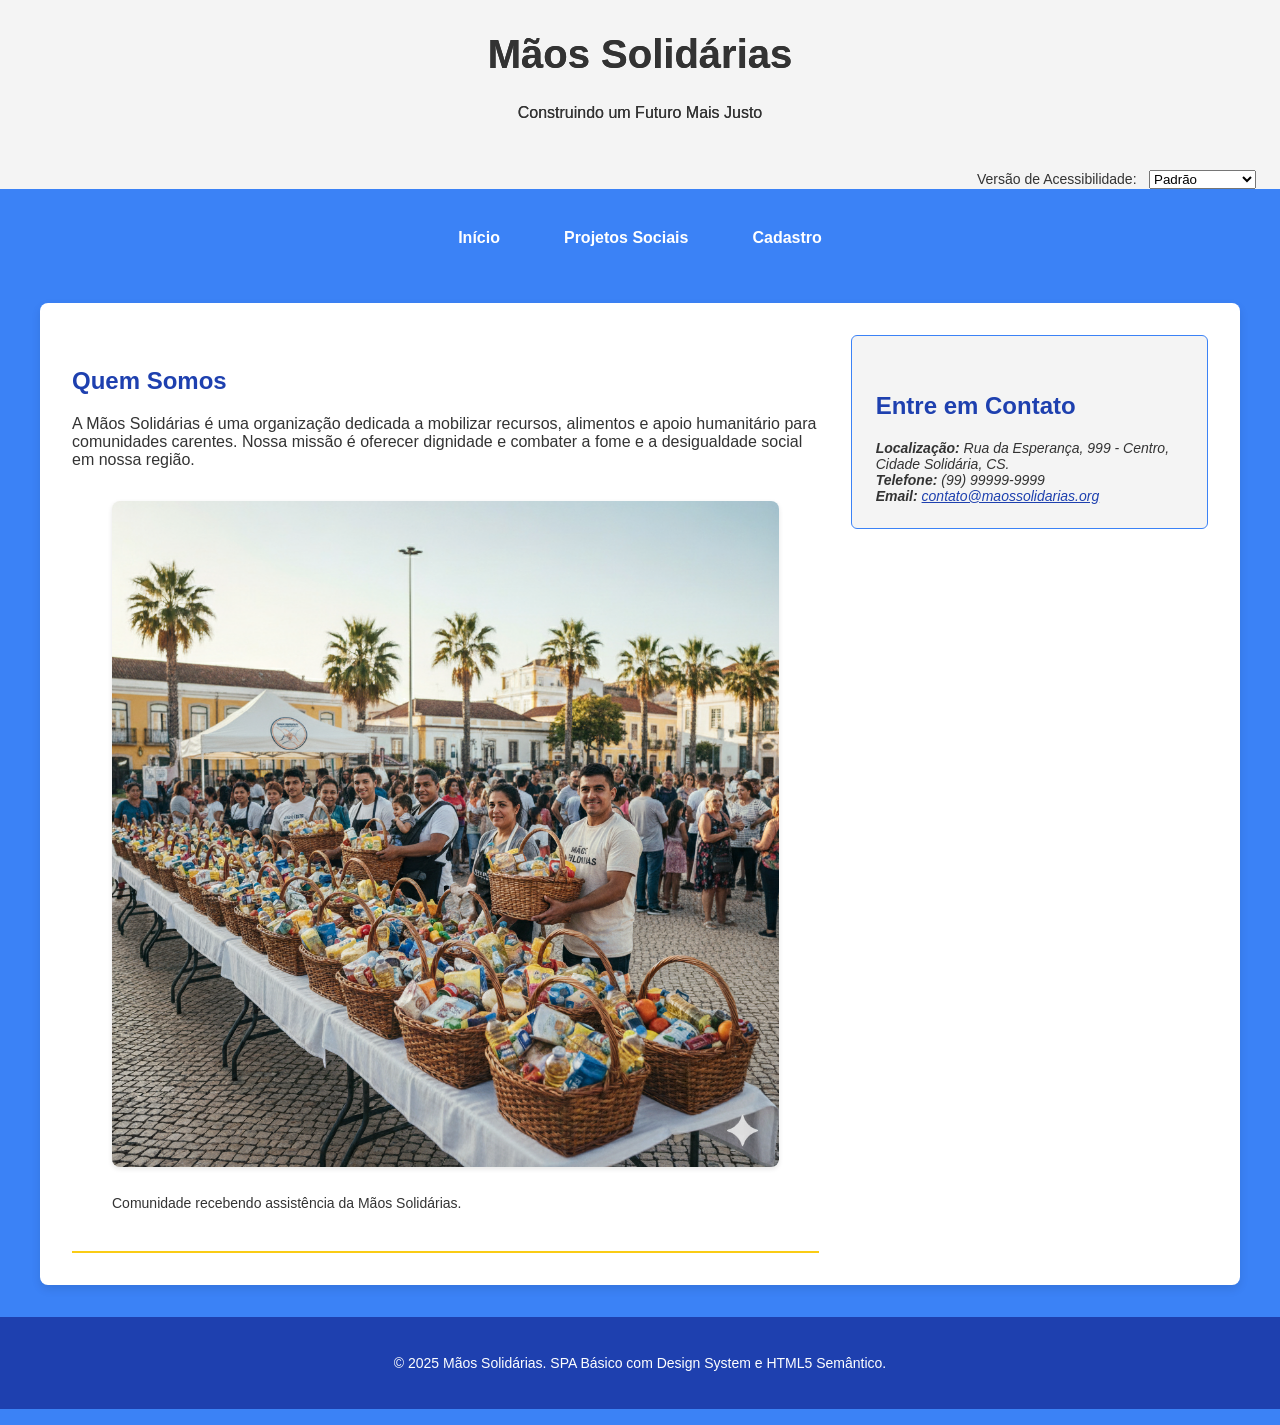
<file: Exercicio 4, Mãos Solidarias+++/HTML/index.html>
<!DOCTYPE html>
<html lang="pt-BR">
<head>
    <meta charset="UTF-8">
    <meta name="viewport" content="width=device-width, initial-scale=1.0">
    <title id="page-title">Mãos Solidárias - Início</title>
    
    <link rel="stylesheet" href="../CSS/Style.css"> 
</head>
<body>

    <div class="grid-container">
        
        <header id="app-header">
            <h1>Mãos Solidárias</h1>
            <p id="app-subtitle">Construindo um Futuro Mais Justo</p>
        </header>
        <header id="app-header">
        <h1>Mãos Solidárias</h1>
        <p id="app-subtitle">Construindo um Futuro Mais Justo</p>
             </header>

        <div id="accessibility-settings" style="text-align: right; padding-right: 1.5rem; background-color: var(--color-neutral-light);">
             <label for="theme-select" style="font-size: var(--font-size-sm); margin-right: 0.5rem;">Versão de Acessibilidade:</label>
             <select id="theme-select" aria-label="Seletor de Versão de Contraste">
                 <option value="default">Padrão</option>
                 <option value="dark-mode">Modo Escuro</option>
                 <option value="high-contrast">Alto Contraste</option>
             </select>
        </div>

        <nav aria-label="Navegação Principal">
        
        

        <nav aria-label="Navegação Principal">
            <button class="menu-toggle" aria-expanded="false" aria-controls="main-menu" aria-label="Abrir Menu">
                &#9776; 
            </button>

            <ul class="nav-list" id="main-menu">
                <li><a href="#inicio" data-target="inicio">Início</a></li>
                <li class="has-dropdown">
                    <a href="#projetos" data-target="projetos">Projetos Sociais</a>
                    <ul class="dropdown-menu"> 
                        <li><a href="#projetos-voluntariado">Voluntariado</a></li>
                        <li><a href="#projetos-doacoes">Doações</a></li>
                    </ul>
                </li>
                <li><a href="#cadastro" data-target="cadastro">Cadastro</a></li>
            </ul>
        </nav>

        <main id="app-main">
            <section id="inicio" class="content-section active">
                <div class="content-grid">
                    <section class="quem-somos">
                        <h2>Quem Somos</h2>
                        <p>A Mãos Solidárias é uma organização dedicada a mobilizar recursos, alimentos e apoio humanitário para comunidades carentes. Nossa missão é oferecer dignidade e combater a fome e a desigualdade social em nossa região.</p>

                        <figure>
                            <img src="../assets/maos.cestas.png" alt="Comunidade recebendo assistência da Mãos Solidárias.">
                            <figcaption>Comunidade recebendo assistência da Mãos Solidárias.</figcaption>
                        </figure>
                    </section>

                    <section class="contact-info">
                        <h2>Entre em Contato</h2>
                        <address style="font-size: var(--font-size-sm);"> 
                            <strong>Localização:</strong> Rua da Esperança, 999 - Centro, Cidade Solidária, CS.<br>
                            <strong>Telefone:</strong> (99) 99999-9999<br>
                            <strong>Email:</strong> <a href="mailto:contato@maossolidarias.org">contato@maossolidarias.org</a> 
                        </address>
                    </section>
                </div>
            </section>

            <section id="projetos" class="content-section">
                <header>
                    <h1 style="color: var(--color-primary-dark); text-align: left; margin-bottom: var(--space-lg);">Projetos Sociais e Oportunidades de Apoio</h1>
                </header>
                
                <h2>Áreas de Atuação</h2>
                
                <div class="projects-flex-container">
                    
                    <article class="project-card" id="projetos-voluntariado">
                        <h3 class="h3-projetos">Seja um Voluntário Solidário</h3>
                        <div class="badge-list">
                            <span class="badge info">Ação Contínua</span>
                            <span class="badge danger">Urgente</span>
                        </div>
                        <p>O voluntariado é a força vital da nossa organização. Venha dedicar seu tempo e talento para quem mais precisa.</p>
                        <p><strong>Onde Ajudar:</strong></p>
                        <ul>
                            <li>Distribuição de alimentos .</li>
                            <li>Apoio escolar para crianças.</li>
                            <li>Mutirões de reforma e limpeza.</li>
                        </ul>
                        <a href="#cadastro" data-target="cadastro" class="btn">Cadastre-se Agora!</a>
                        <figure>
                            <img src="../assets/maos.cozinha.png" alt="Voluntários em ação na cozinha.">
                            <figcaption>Voluntários são essenciais para o sucesso dos nossos projetos.</figcaption>
                        </figure>
                    </article>

                    <article class="project-card" id="projetos-doacoes">
                         <h3 class="h3-projetos">Doação em Dinheiro</h3>
                         <div class="badge-list">
                            <span class="badge success">Impacto Alto</span>
                        </div>
                        <p>Sua contribuição permite a compra de itens perecíveis, medicamentos e custeio logístico.</p>
                        
                        <div class="donation-box">
                            <h4>PIX para Doação</h4>
                            <p><strong>CNPJ:</strong> 12.345.678/0001-90</p>
                        </div>
                        
                        <a href="#" class="btn" style="width: 100%; margin-top: var(--space-sm);">Doar Online</a>
                        <figure>
                            <img src="../assets/maos.arrecadacao.png" alt="Voluntários arrecadando fundos para mais projetos.">
                            <figcaption>Qualquer ajuda é bem vinda para quem precisa.</figcaption>
                        </figure>
                    </article>
                    
                    <article class="project-card">
                         <h3 class="h3-projetos">Doação de Itens</h3>
                         <div class="badge-list">
                            <span class="badge info">Material</span>
                        </div>
                        <p>Aceitamos alimentos não perecíveis, roupas (em bom estado) e kits de higiene pessoal.</p>
                        
                        <div class="donation-box">
                            <h4>Ponto de Coleta</h4>
                            <p>Entregue em: Rua da Esperança, 999 - Centro.</p>
                        </div>
                        <button class="btn" disabled>Agendar Retirada</button>
                         <figure>
                            <img src="../assets/maos.doacao.png" alt="Voluntários arrecadando doações para mais projetos.">
                            <figcaption>Toda ajuda importa.</figcaption>
                        </figure>
                    </article>
                </div>
            </section>

            <section id="cadastro" class="content-section main-cadastro">
                <header>
                    <h1 style="color: var(--color-primary-dark); text-align: center; margin-bottom: var(--space-lg);">Formulário de Voluntariado e Apoio</h1>
                </header>

                <figure class="figure-cadastro">
                    <img src="../assets/Junteseanos.png" alt="Junte-se a nós" class="img-cadastro">
                    <figcaption>Preencha o formulário e faça parte da nossa rede de solidariedade.</figcaption>
                </figure>

                <form id="cadastro-form">

                    <fieldset>
                        <legend>1. Dados Pessoais</legend>

                        <div class="form-row form-row-personal">
                            <div>
                                <label for="nome-completo">Nome Completo</label>
                                <input type="text" id="nome-completo" name="nome-completo" placeholder="Seu nome completo" required minlength="5">
                            </div>
                            <div>
                                <label for="email">E-mail</label>
                                <input type="email" id="email" name="email" placeholder="exemplo@email.com" required>
                            </div>
                        </div>

                        <div class="form-row form-row-personal">
                            <div>
                                <label for="cpf">CPF</label>
                                <input type="text" id="cpf" name="cpf" placeholder="999.999.999-99" required maxlength="14" onkeyup="maskCPF(this)" 
                                    pattern="\d{3}\.\d{3}\.\d{3}-\d{2}" title="Formato: 999.999.999-99">
                            </div>
                            <div>
                                <label for="telefone">Telefone</label>
                                <input type="tel" id="telefone" name="telefone" placeholder="(99) 99999-9999" required maxlength="15" onkeyup="maskPhone(this)">
                            </div>
                        </div>
                        
                        <label for="data-nascimento">Data de Nascimento</label>
                        <input type="date" id="data-nascimento" name="data-nascimento" required>
                    </fieldset>

                    <fieldset>
                        <legend>2. Endereço</legend>
                        
                        <div class="form-row form-row-cep-address">
                            <div>
                                <label for="cep">CEP</label>
                                <input type="text" id="cep" name="cep" placeholder="99999-999" required maxlength="9" onkeyup="maskCEP(this)"
                                    pattern="\d{5}-\d{3}" title="Formato: 99999-999">
                            </div>
                            <div>
                                <label for="endereco">Endereço (Rua, Av. e Número)</label>
                                <input type="text" id="endereco" name="endereco" placeholder="Rua da Ação, 456" required>
                            </div>
                        </div>
                        
                        <div class="form-row form-row-city-state">
                            <div>
                                <label for="cidade">Cidade</label>
                                <input type="text" id="cidade" name="cidade" placeholder="Sua Cidade" required>
                            </div>
                            <div>
                                <label for="estado">Estado</label>
                                <input type="text" id="estado" name="estado" placeholder="Seu Estado" required>
                            </div>
                        </div>
                    </fieldset>

                    <button type="submit" class="btn-submit">Finalizar Cadastro</button>
                    <div id="form-message" class="toast-message"></div>
                </form>
            </section>

        </main>

        <footer>
            <p>&copy; 2025 Mãos Solidárias. SPA Básico com Design System e HTML5 Semântico.</p>
        </footer>
    </div>

    <script src="../JS/Script.js"></script>

</body>
</html>
</file>
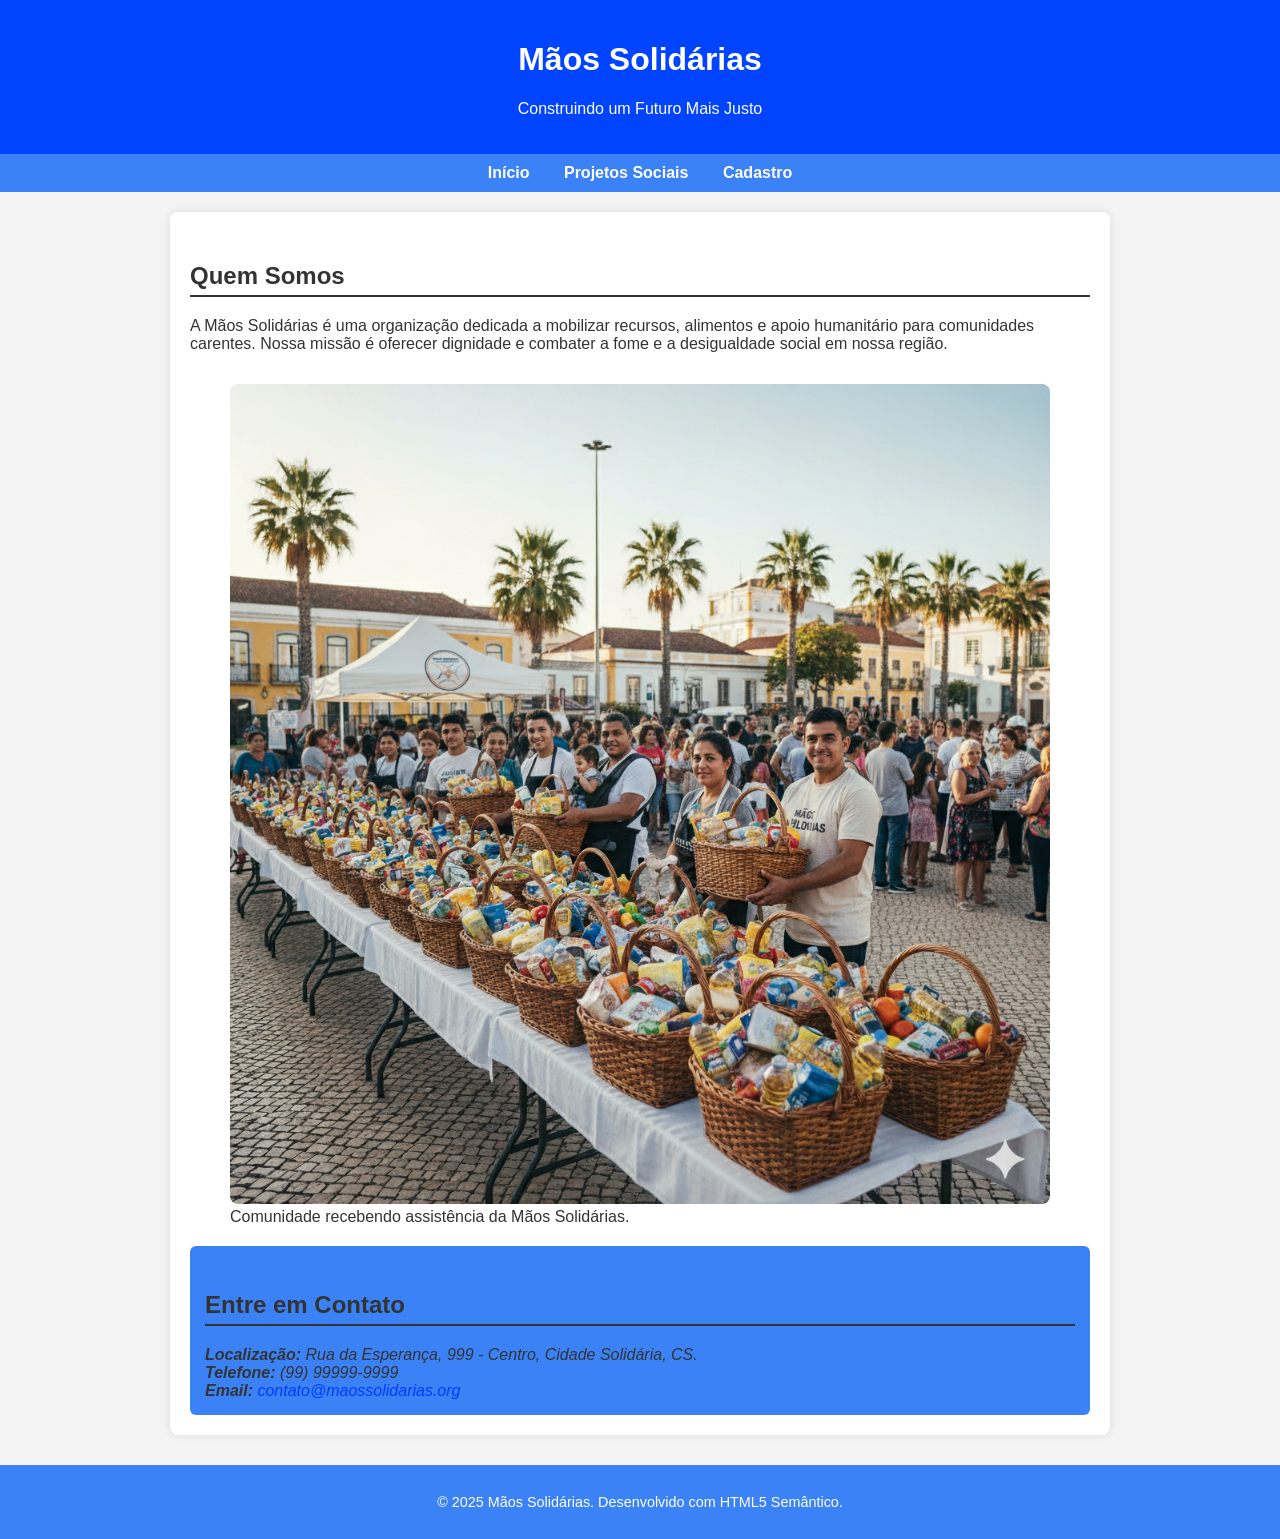
<file: Exercicio1,  Mãos Solidarias/html/index.html>
<!DOCTYPE html>
<html lang="pt-BR">
<head>
    <meta charset="UTF-8">
    <meta name="viewport" content="width=device-width, initial-scale=1.0">
    <title>Início - Mãos Solidárias</title>
    <link rel="stylesheet" href="../CSS/style.css"> 
</head>
<body>

    <header class="header-index">
        <h1>Mãos Solidárias</h1>
        <p>Construindo um Futuro Mais Justo</p>
    </header>

    <nav aria-label="Navegação Principal">
        <ul>
            <li><a href="index.html">Início</a></li>
            <li><a href="projetos.html">Projetos Sociais</a></li>
            <li><a href="cadastro.html">Cadastro</a></li>
        </ul>
    </nav>

    <main>
        <article>
            <section>
                <h2>Quem Somos</h2>
                <p>A Mãos Solidárias é uma organização dedicada a mobilizar recursos, alimentos e apoio humanitário para comunidades carentes. Nossa missão é oferecer dignidade e combater a fome e a desigualdade social em nossa região.</p>

                <figure>
                    <img src="../assets/maos.cestas.png" alt="image/png">
                    <figcaption>Comunidade recebendo assistência da Mãos Solidárias.</figcaption>
                </figure>
            </section>

            <section class="contact-info">
                <h2>Entre em Contato</h2>
                <address>
                    <strong>Localização:</strong> Rua da Esperança, 999 - Centro, Cidade Solidária, CS.<br>
                    <strong>Telefone:</strong> (99) 99999-9999<br>
                    <strong>Email:</strong> <a href="mailto:contato@maossolidarias.org" class="contact-link">contato@maossolidarias.org</a>
                </address>
            </section>
        </article>
    </main>

    <footer class="footer-index">
        <p>&copy; 2025 Mãos Solidárias. Desenvolvido com HTML5 Semântico.</p>
    </footer>

</body>
</html>
</file>
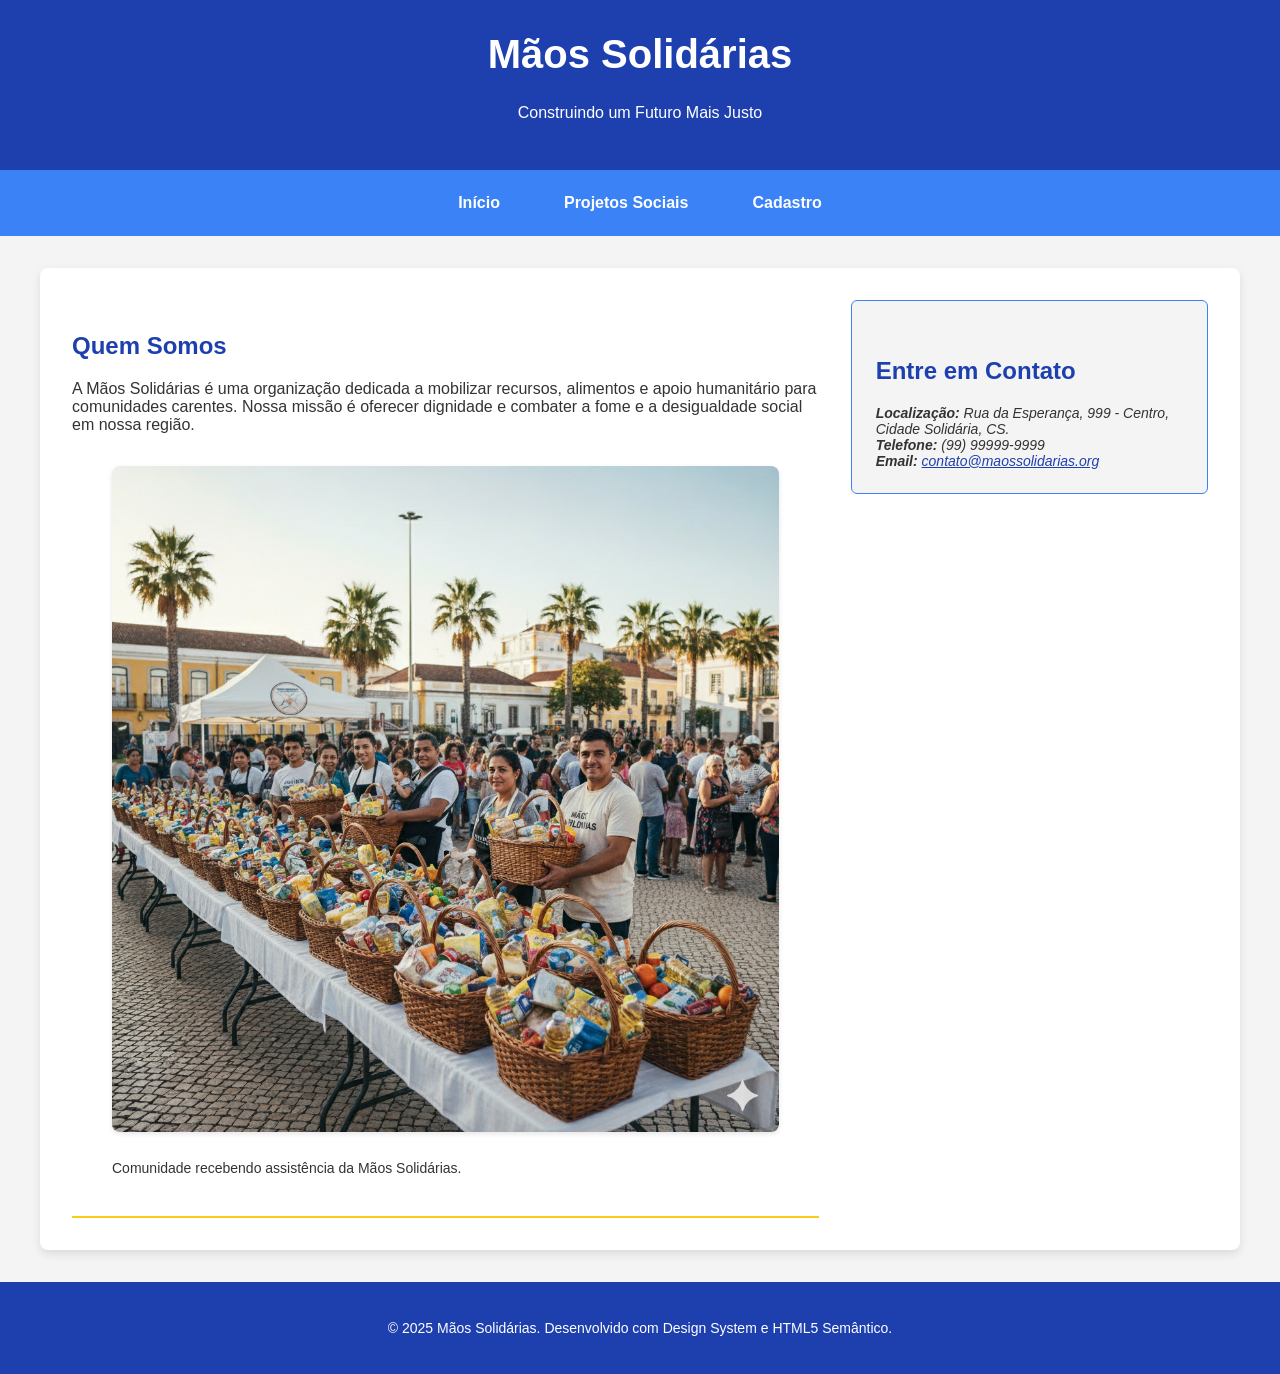
<file: Exercicio2, Mãos solidarias +/HTML/index.html>
<!DOCTYPE html>
<html lang="pt-BR">
<head>
    <meta charset="UTF-8">
    <meta name="viewport" content="width=device-width, initial-scale=1.0">
    <title>Início - Mãos Solidárias</title>
    <link rel="stylesheet" href="../CSS/style.css"> 
</head>
<body>

    <div class="grid-container">
        <header>
            <h1>Mãos Solidárias</h1>
            <p>Construindo um Futuro Mais Justo</p>
        </header>

        <nav aria-label="Navegação Principal">
            <button class="menu-toggle" aria-expanded="false" aria-controls="main-menu" aria-label="Abrir Menu">
                &#9776; 
            </button>

            <ul class="nav-list" id="main-menu">
                <li><a href="index.html">Início</a></li>
                <li><a href="projetos.html">Projetos Sociais</a></li>
                <li><a href="cadastro.html">Cadastro</a></li>
            </ul>
        </nav>

        <main>
            <div class="content-grid">
                <section class="quem-somos">
                    <h2>Quem Somos</h2>
                    <p>A Mãos Solidárias é uma organização dedicada a mobilizar recursos, alimentos e apoio humanitário para comunidades carentes. Nossa missão é oferecer dignidade e combater a fome e a desigualdade social em nossa região.</p>

                    <figure>
                        <img src="../assets/maos.cestas.png" alt="Comunidade recebendo assistência da Mãos Solidárias.">
                        <figcaption>Comunidade recebendo assistência da Mãos Solidárias.</figcaption>
                    </figure>
                </section>

                <section class="contact-info">
                    <h2>Entre em Contato</h2>
                    <address style="font-size: var(--font-size-sm);"> 
                        <strong>Localização:</strong> Rua da Esperança, 999 - Centro, Cidade Solidária, CS.<br>
                        <strong>Telefone:</strong> (99) 99999-9999<br>
                        <strong>Email:</strong> <a href="mailto:contato@maossolidarias.org">contato@maossolidarias.org</a> 
                    </address>
                </section>
            </div>
        </main>

        <footer>
            <p>&copy; 2025 Mãos Solidárias. Desenvolvido com Design System e HTML5 Semântico.</p>
        </footer>
    </div>
    
</body>
</html>
</file>
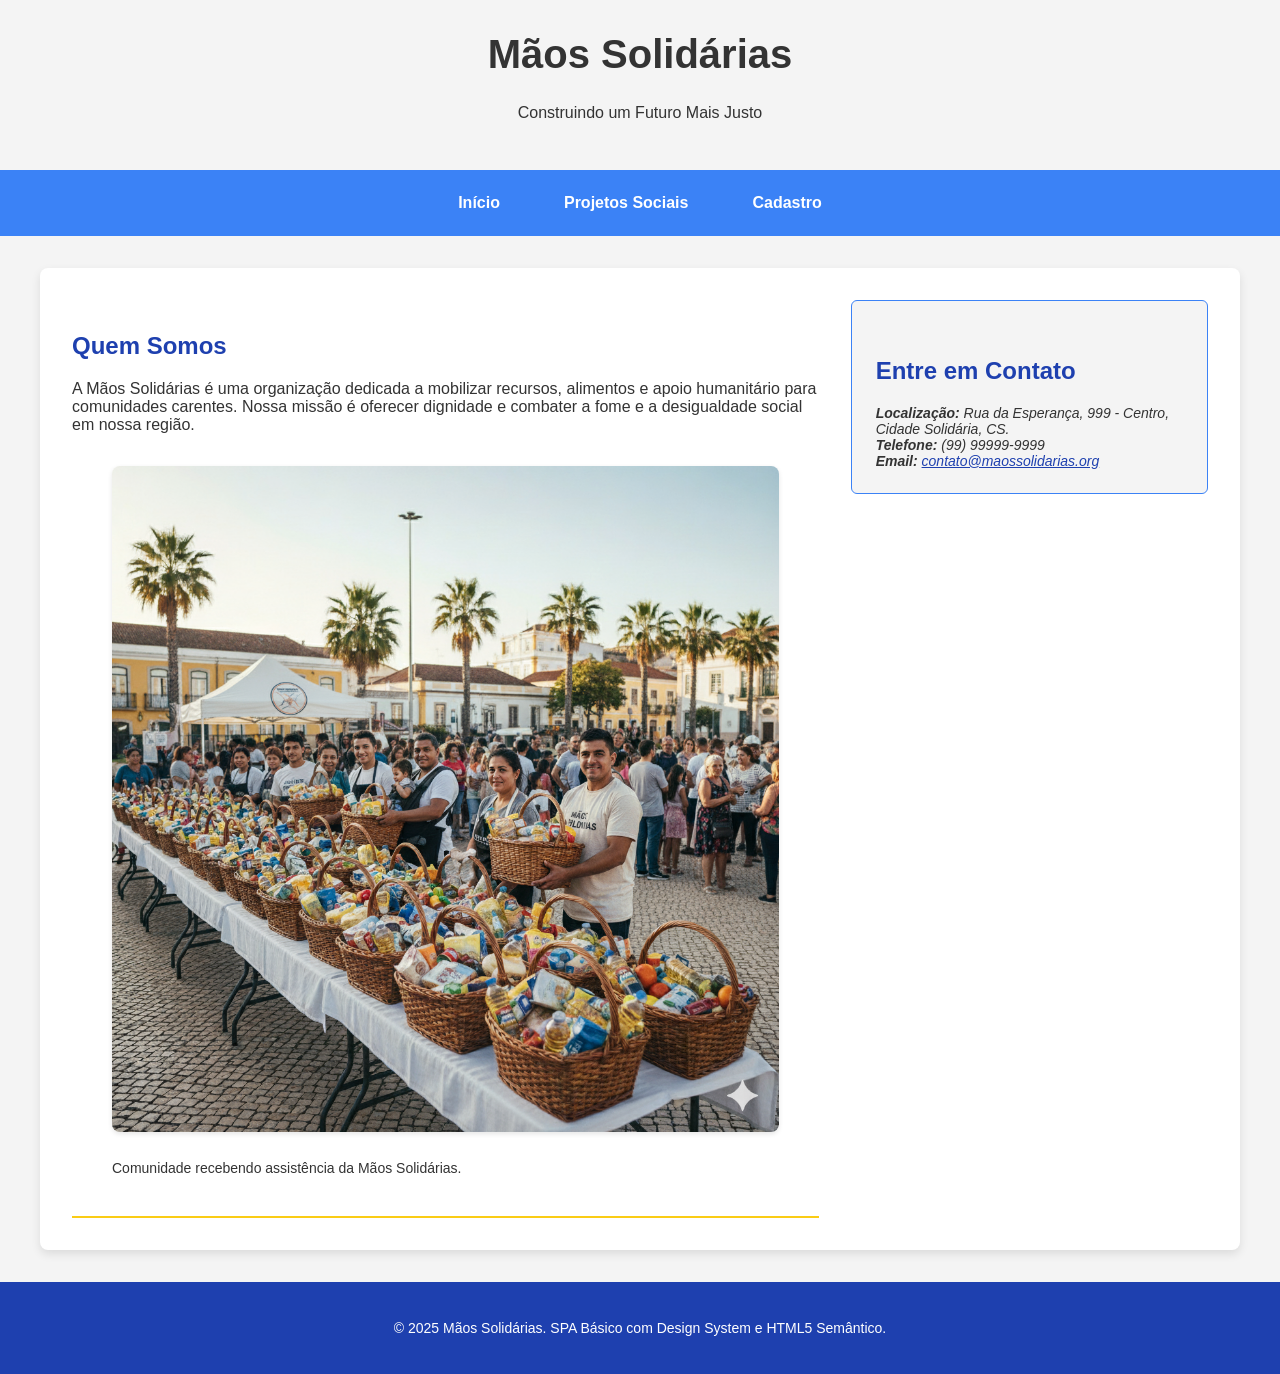
<file: Exercicio3, Mãos Solidarias ++/HTML/index.html>
<!DOCTYPE html>
<html lang="pt-BR">
<head>
    <meta charset="UTF-8">
    <meta name="viewport" content="width=device-width, initial-scale=1.0">
    <title id="page-title">Mãos Solidárias - Início</title>
    
    <link rel="stylesheet" href="../CSS/Style.css"> 
</head>
<body>

    <div class="grid-container">
        
        <header id="app-header">
            <h1>Mãos Solidárias</h1>
            <p id="app-subtitle">Construindo um Futuro Mais Justo</p>
        </header>

        <nav aria-label="Navegação Principal">
            <button class="menu-toggle" aria-expanded="false" aria-controls="main-menu" aria-label="Abrir Menu">
                &#9776; 
            </button>

            <ul class="nav-list" id="main-menu">
                <li><a href="#inicio" data-target="inicio">Início</a></li>
                <li class="has-dropdown">
                    <a href="#projetos" data-target="projetos">Projetos Sociais</a>
                    <ul class="dropdown-menu"> 
                        <li><a href="#projetos-voluntariado">Voluntariado</a></li>
                        <li><a href="#projetos-doacoes">Doações</a></li>
                    </ul>
                </li>
                <li><a href="#cadastro" data-target="cadastro">Cadastro</a></li>
            </ul>
        </nav>

        <main id="app-main">
            <section id="inicio" class="content-section active">
                <div class="content-grid">
                    <section class="quem-somos">
                        <h2>Quem Somos</h2>
                        <p>A Mãos Solidárias é uma organização dedicada a mobilizar recursos, alimentos e apoio humanitário para comunidades carentes. Nossa missão é oferecer dignidade e combater a fome e a desigualdade social em nossa região.</p>

                        <figure>
                            <img src="../assets/maos.cestas.png" alt="Comunidade recebendo assistência da Mãos Solidárias.">
                            <figcaption>Comunidade recebendo assistência da Mãos Solidárias.</figcaption>
                        </figure>
                    </section>

                    <section class="contact-info">
                        <h2>Entre em Contato</h2>
                        <address style="font-size: var(--font-size-sm);"> 
                            <strong>Localização:</strong> Rua da Esperança, 999 - Centro, Cidade Solidária, CS.<br>
                            <strong>Telefone:</strong> (99) 99999-9999<br>
                            <strong>Email:</strong> <a href="mailto:contato@maossolidarias.org">contato@maossolidarias.org</a> 
                        </address>
                    </section>
                </div>
            </section>

            <section id="projetos" class="content-section">
                <header>
                    <h1 style="color: var(--color-primary-dark); text-align: left; margin-bottom: var(--space-lg);">Projetos Sociais e Oportunidades de Apoio</h1>
                </header>
                
                <h2>Áreas de Atuação</h2>
                
                <div class="projects-flex-container">
                    
                    <article class="project-card" id="projetos-voluntariado">
                        <h3 class="h3-projetos">Seja um Voluntário Solidário</h3>
                        <div class="badge-list">
                            <span class="badge info">Ação Contínua</span>
                            <span class="badge danger">Urgente</span>
                        </div>
                        <p>O voluntariado é a força vital da nossa organização. Venha dedicar seu tempo e talento para quem mais precisa.</p>
                        <p><strong>Onde Ajudar:</strong></p>
                        <ul>
                            <li>Distribuição de alimentos .</li>
                            <li>Apoio escolar para crianças.</li>
                            <li>Mutirões de reforma e limpeza.</li>
                        </ul>
                        <a href="#cadastro" data-target="cadastro" class="btn">Cadastre-se Agora!</a>
                        <figure>
                            <img src="../assets/maos.cozinha.png" alt="Voluntários em ação na cozinha.">
                            <figcaption>Voluntários são essenciais para o sucesso dos nossos projetos.</figcaption>
                        </figure>
                    </article>

                    <article class="project-card" id="projetos-doacoes">
                         <h3 class="h3-projetos">Doação em Dinheiro</h3>
                         <div class="badge-list">
                            <span class="badge success">Impacto Alto</span>
                        </div>
                        <p>Sua contribuição permite a compra de itens perecíveis, medicamentos e custeio logístico.</p>
                        
                        <div class="donation-box">
                            <h4>PIX para Doação</h4>
                            <p><strong>CNPJ:</strong> 12.345.678/0001-90</p>
                        </div>
                        
                        <a href="#" class="btn" style="width: 100%; margin-top: var(--space-sm);">Doar Online</a>
                        <figure>
                            <img src="../assets/maos.arrecadacao.png" alt="Voluntários arrecadando fundos para mais projetos.">
                            <figcaption>Qualquer ajuda é bem vinda para quem precisa.</figcaption>
                        </figure>
                    </article>
                    
                    <article class="project-card">
                         <h3 class="h3-projetos">Doação de Itens</h3>
                         <div class="badge-list">
                            <span class="badge info">Material</span>
                        </div>
                        <p>Aceitamos alimentos não perecíveis, roupas (em bom estado) e kits de higiene pessoal.</p>
                        
                        <div class="donation-box">
                            <h4>Ponto de Coleta</h4>
                            <p>Entregue em: Rua da Esperança, 999 - Centro.</p>
                        </div>
                        <button class="btn" disabled>Agendar Retirada</button>
                         <figure>
                            <img src="../assets/maos.doacao.png" alt="Voluntários arrecadando doações para mais projetos.">
                            <figcaption>Toda ajuda importa.</figcaption>
                        </figure>
                    </article>
                </div>
            </section>

            <section id="cadastro" class="content-section main-cadastro">
                <header>
                    <h1 style="color: var(--color-primary-dark); text-align: center; margin-bottom: var(--space-lg);">Formulário de Voluntariado e Apoio</h1>
                </header>

                <figure class="figure-cadastro">
                    <img src="../assets/Junteseanos.png" alt="Junte-se a nós" class="img-cadastro">
                    <figcaption>Preencha o formulário e faça parte da nossa rede de solidariedade.</figcaption>
                </figure>

                <form id="cadastro-form">

                    <fieldset>
                        <legend>1. Dados Pessoais</legend>

                        <div class="form-row form-row-personal">
                            <div>
                                <label for="nome-completo">Nome Completo</label>
                                <input type="text" id="nome-completo" name="nome-completo" placeholder="Seu nome completo" required minlength="5">
                            </div>
                            <div>
                                <label for="email">E-mail</label>
                                <input type="email" id="email" name="email" placeholder="exemplo@email.com" required>
                            </div>
                        </div>

                        <div class="form-row form-row-personal">
                            <div>
                                <label for="cpf">CPF</label>
                                <input type="text" id="cpf" name="cpf" placeholder="999.999.999-99" required maxlength="14" onkeyup="maskCPF(this)" 
                                    pattern="\d{3}\.\d{3}\.\d{3}-\d{2}" title="Formato: 999.999.999-99">
                            </div>
                            <div>
                                <label for="telefone">Telefone</label>
                                <input type="tel" id="telefone" name="telefone" placeholder="(99) 99999-9999" required maxlength="15" onkeyup="maskPhone(this)">
                            </div>
                        </div>
                        
                        <label for="data-nascimento">Data de Nascimento</label>
                        <input type="date" id="data-nascimento" name="data-nascimento" required>
                    </fieldset>

                    <fieldset>
                        <legend>2. Endereço</legend>
                        
                        <div class="form-row form-row-cep-address">
                            <div>
                                <label for="cep">CEP</label>
                                <input type="text" id="cep" name="cep" placeholder="99999-999" required maxlength="9" onkeyup="maskCEP(this)"
                                    pattern="\d{5}-\d{3}" title="Formato: 99999-999">
                            </div>
                            <div>
                                <label for="endereco">Endereço (Rua, Av. e Número)</label>
                                <input type="text" id="endereco" name="endereco" placeholder="Rua da Ação, 456" required>
                            </div>
                        </div>
                        
                        <div class="form-row form-row-city-state">
                            <div>
                                <label for="cidade">Cidade</label>
                                <input type="text" id="cidade" name="cidade" placeholder="Sua Cidade" required>
                            </div>
                            <div>
                                <label for="estado">Estado</label>
                                <input type="text" id="estado" name="estado" placeholder="Seu Estado" required>
                            </div>
                        </div>
                    </fieldset>

                    <button type="submit" class="btn-submit">Finalizar Cadastro</button>
                    <div id="form-message" class="toast-message"></div>
                </form>
            </section>

        </main>

        <footer>
            <p>&copy; 2025 Mãos Solidárias. SPA Básico com Design System e HTML5 Semântico.</p>
        </footer>
    </div>

    <script src="../JS/Script.js"></script>

</body>
</html>
</file>
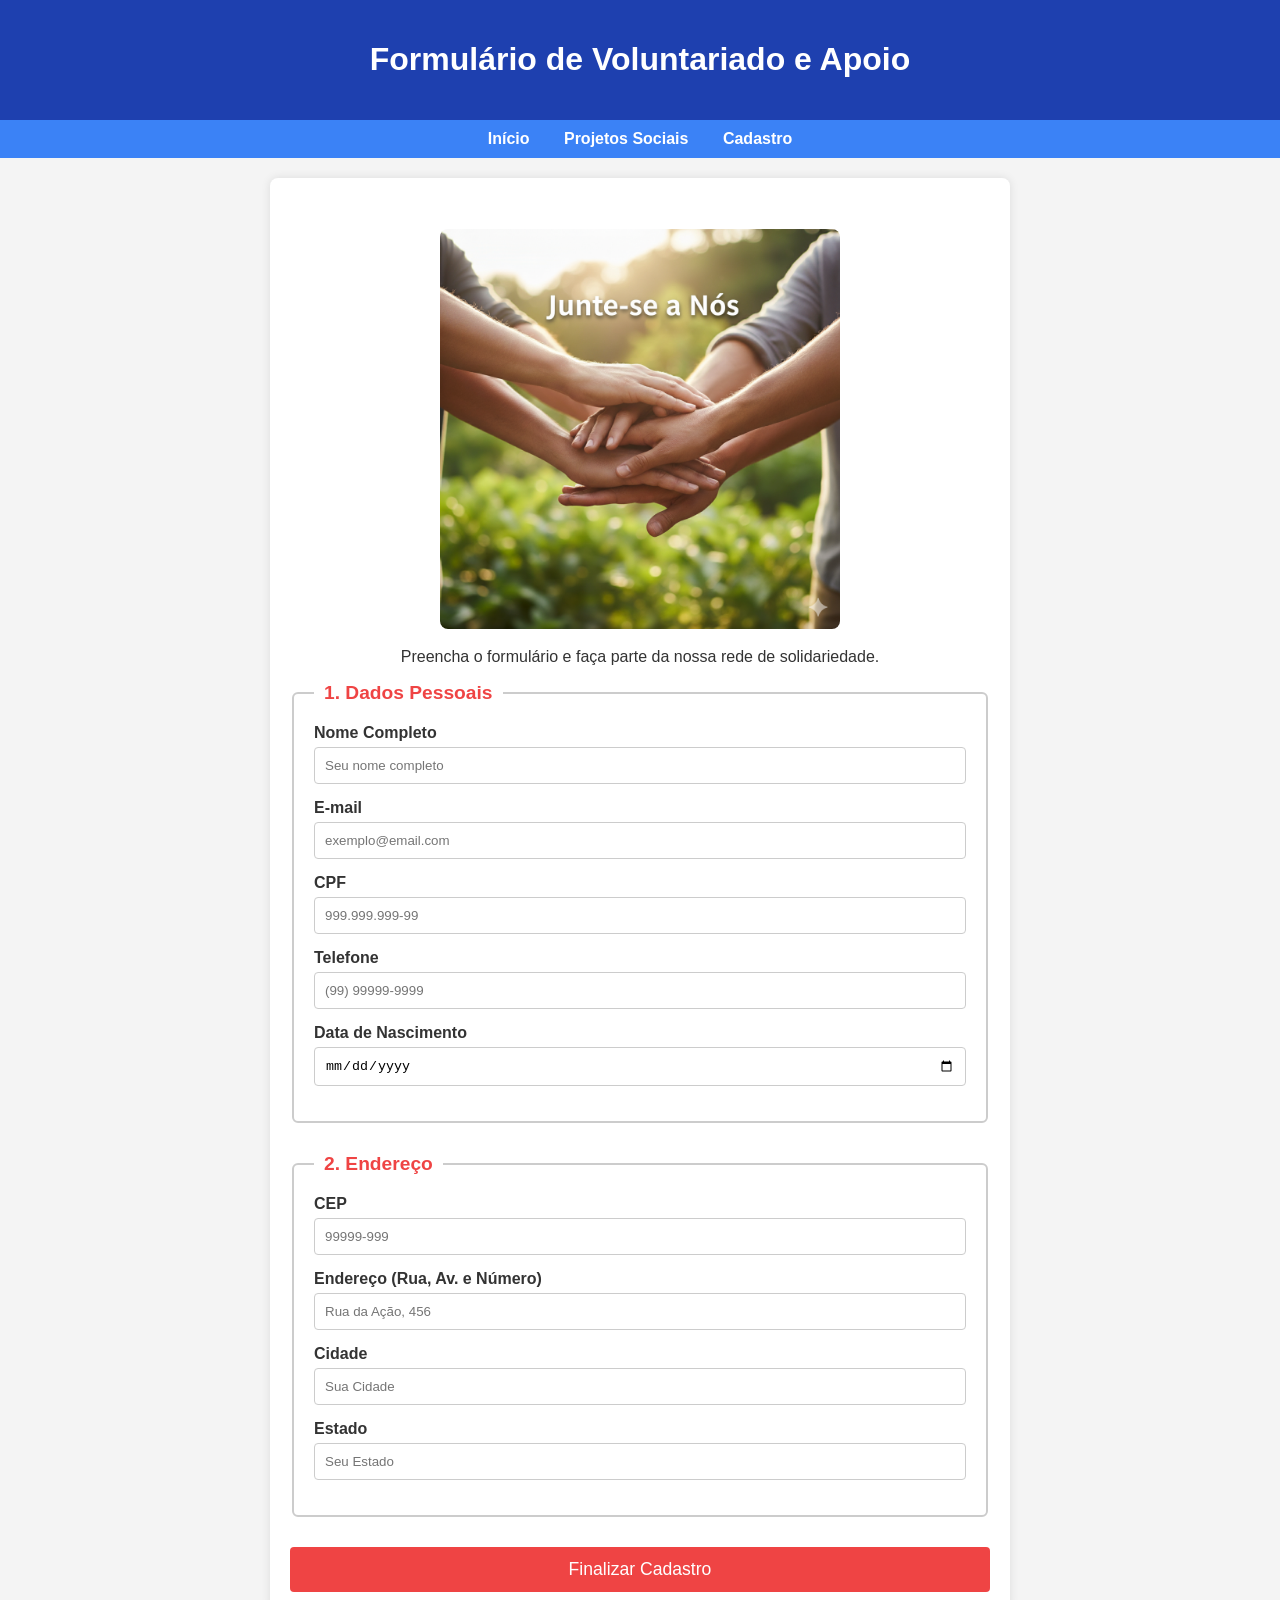
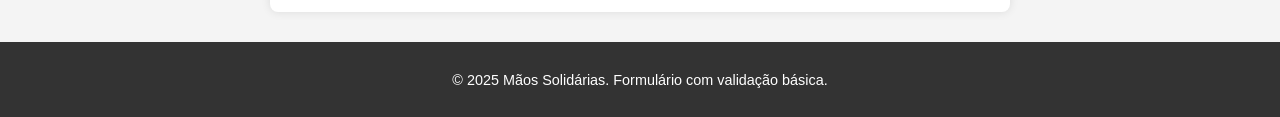
<file: Exercicio1,  Mãos Solidarias/html/cadastro.html>
<!DOCTYPE html>
<html lang="pt-BR">
<head>
    <meta charset="UTF-8">
    <meta name="viewport" content="width=device-width, initial-scale=1.0">
    <title>Cadastro - Mãos Solidárias</title>
    <link rel="stylesheet" href="../CSS/style.css"> 
</head>
<body>

    <header class="header-cadastro">
        <h1>Formulário de Voluntariado e Apoio</h1>
    </header>

    <nav aria-label="Navegação Principal">
        <ul>
            <li><a href="index.html">Início</a></li>
            <li><a href="projetos.html">Projetos Sociais</a></li>
            <li><a href="cadastro.html">Cadastro</a></li>
        </ul>
    </nav>

    <main class="main-cadastro">
        <figure class="figure-cadastro">
            <img src="../assets/Junteseanos.png" alt="Imagem/png" class="img-cadastro">
            <figcaption>Preencha o formulário e faça parte da nossa rede de solidariedade.</figcaption>
        </figure>

        <form id="cadastro-form">
            <fieldset>
                <legend>1. Dados Pessoais</legend>

                <label for="nome-completo">Nome Completo</label>
                <input type="text" id="nome-completo" name="nome-completo" placeholder="Seu nome completo" required minlength="5">

                <label for="email">E-mail</label>
                <input type="email" id="email" name="email" placeholder="exemplo@email.com" required>

                <label for="cpf">CPF</label>
                <input type="text" id="cpf" name="cpf" placeholder="999.999.999-99" required maxlength="14" 
                        pattern="\d{3}\.\d{3}\.\d{3}-\d{2}" title="Formato: 999.999.999-99">
                
                <label for="telefone">Telefone</label>
                <input type="tel" id="telefone" name="telefone" placeholder="(99) 99999-9999" required maxlength="15">

                <label for="data-nascimento">Data de Nascimento</label>
                <input type="date" id="data-nascimento" name="data-nascimento" required>
            </fieldset>

            <fieldset>
                <legend>2. Endereço</legend>

                <label for="cep">CEP</label>
                <input type="text" id="cep" name="cep" placeholder="99999-999" required maxlength="9" 
                        pattern="\d{5}-\d{3}" title="Formato: 99999-999">

                <label for="endereco">Endereço (Rua, Av. e Número)</label>
                <input type="text" id="endereco" name="endereco" placeholder="Rua da Ação, 456" required>
                
                <label for="cidade">Cidade</label>
                <input type="text" id="cidade" name="cidade" placeholder="Sua Cidade" required>

                <label for="estado">Estado</label>
                <input type="text" id="estado" name="estado" placeholder="Seu Estado" required>
                  
            </fieldset>

            <button type="submit">Finalizar Cadastro</button>
            <div id="form-message" class="success-message" style="display:none;"></div> 
        </form>
    </main>

    
    <footer class="footer-cadastro">
        <p>&copy; 2025 Mãos Solidárias. Formulário com validação básica.</p>
    </footer>
    
</body>
</html>
</file>
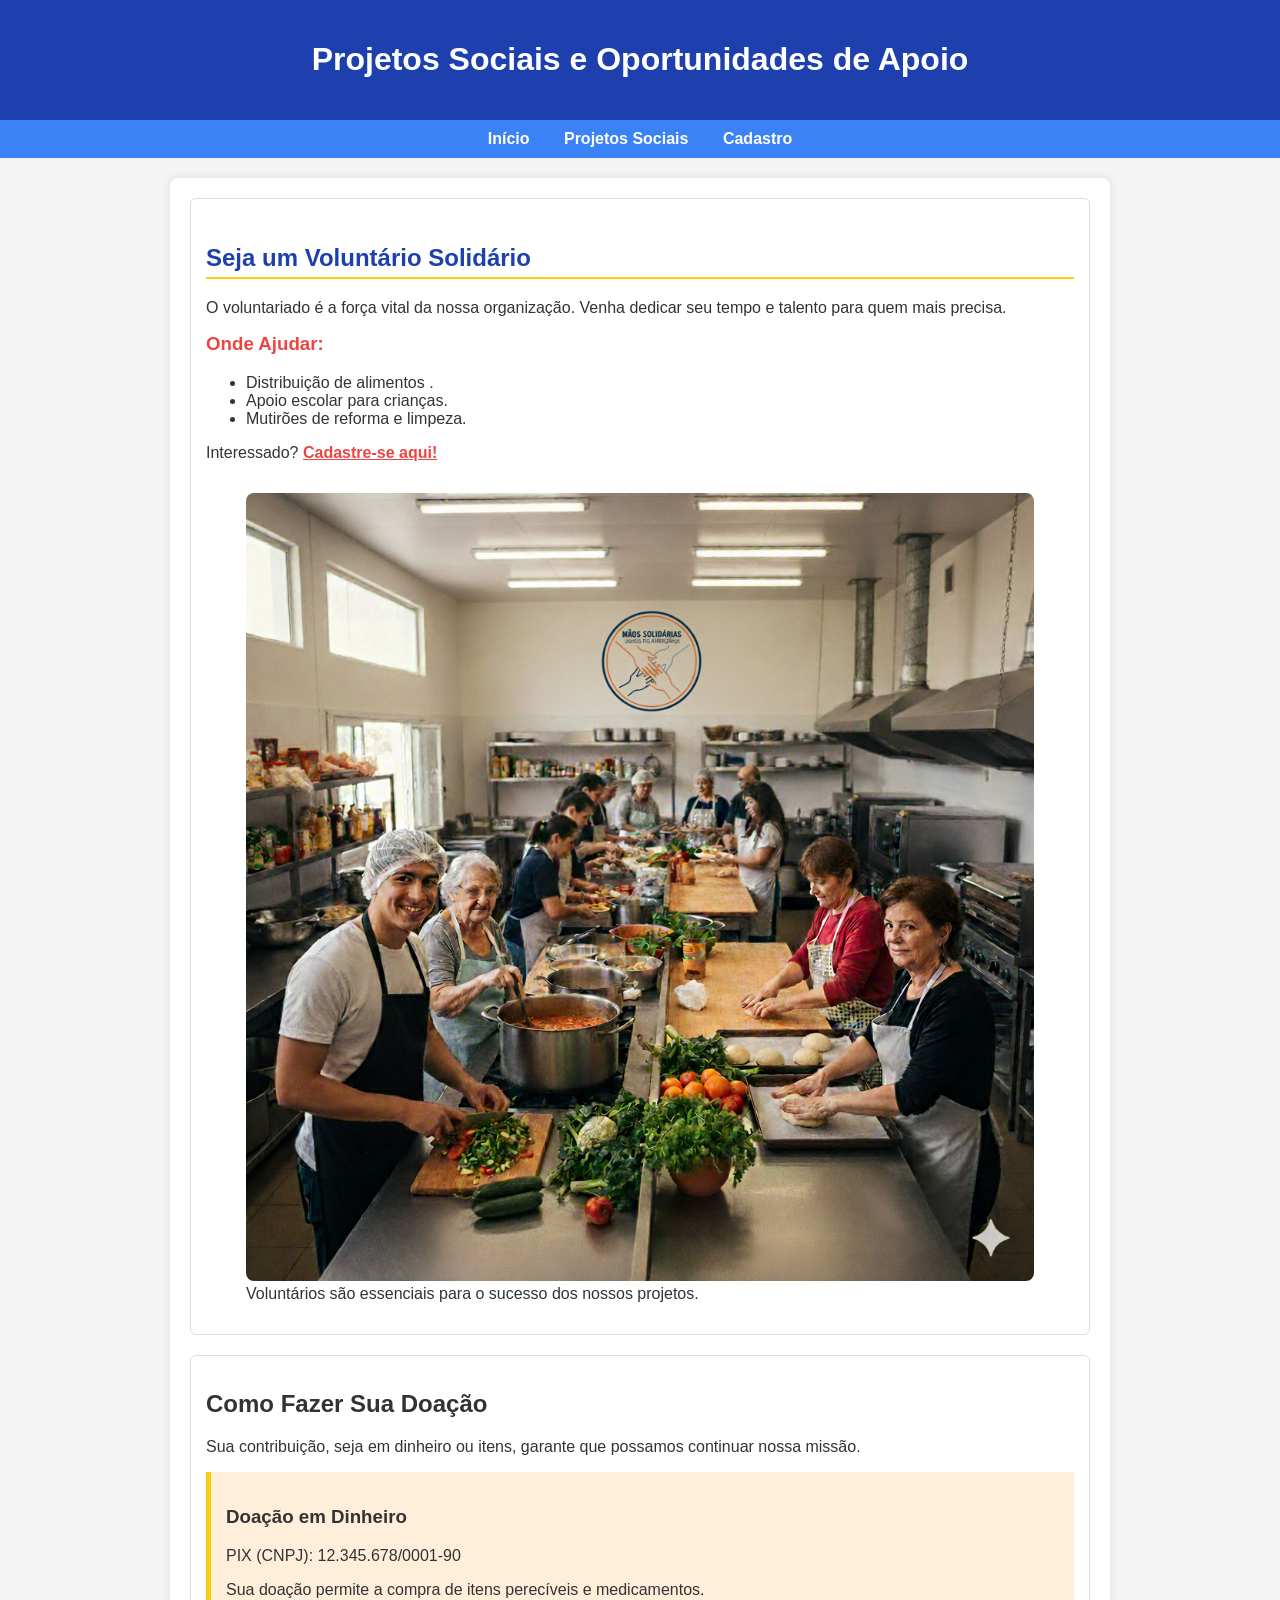
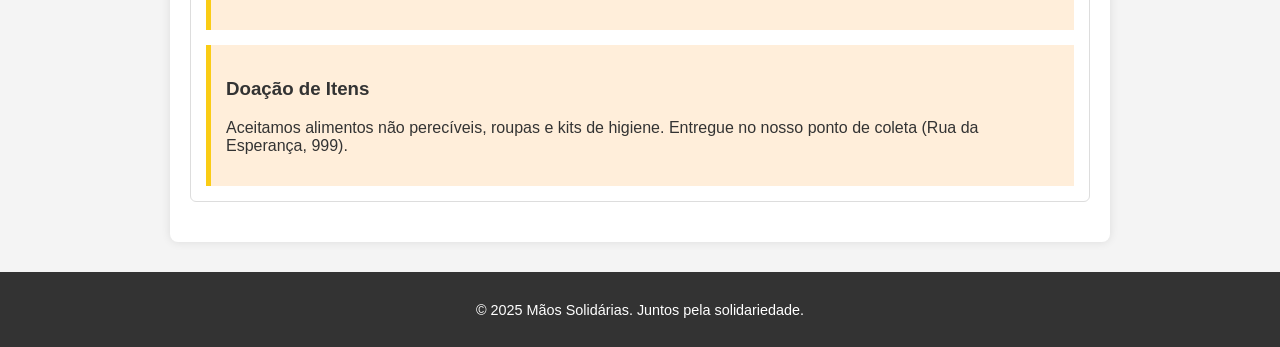
<file: Exercicio1,  Mãos Solidarias/html/projetos.html>
<!DOCTYPE html>
<html lang="pt-BR">
<head>
    <meta charset="UTF-8">
    <meta name="viewport" content="width=device-width, initial-scale=1.0">
    <title>Projetos Sociais - Mãos Solidárias</title>
    <link rel="stylesheet" href="../CSS/style.css"> 
</head>
<body>

    <header class="header-projetos">
        <h1>Projetos Sociais e Oportunidades de Apoio</h1>
    </header>

    <nav aria-label="Navegação Principal">
        <ul>
            <li><a href="index.html">Início</a></li>
            <li><a href="projetos.html">Projetos Sociais</a></li>
            <li><a href="cadastro.html">Cadastro</a></li>
        </ul>
    </nav>

    <main>
        <article>
            <section class="project-item">
                <h2 class="h2-projetos">Seja um Voluntário Solidário</h2>
                <p>O voluntariado é a força vital da nossa organização. Venha dedicar seu tempo e talento para quem mais precisa.</p>
                <h3 class="h3-projetos">Onde Ajudar:</h3>
                <ul>
                    <li>Distribuição de alimentos .</li>
                    <li>Apoio escolar para crianças.</li>
                    <li>Mutirões de reforma e limpeza.</li>
                </ul>
                <p>Interessado? <a href="cadastro.html" class="link-cadastro-projetos">Cadastre-se aqui!</a></p>
                <figure>
                    <img src="../assets/maos.cozinha.png" alt="image/png">
                    <figcaption>Voluntários são essenciais para o sucesso dos nossos projetos.</figcaption>
                </figure>
            </section>

            <section class="project-item">
                <h2>Como Fazer Sua Doação</h2>
                <p>Sua contribuição, seja em dinheiro ou itens, garante que possamos continuar nossa missão.</p>
                
                <article class="donation-box">
                    <h3>Doação em Dinheiro</h3>
                    <p>PIX (CNPJ): 12.345.678/0001-90</p>
                    <p>Sua doação permite a compra de itens perecíveis e medicamentos.</p>
                </article>

                <article class="donation-box">
                    <h3>Doação de Itens</h3>
                    <p>Aceitamos alimentos não perecíveis, roupas e kits de higiene. Entregue no nosso ponto de coleta (Rua da Esperança, 999).</p>
                </article>
            </section>
        </article>
    </main>

    <footer class="footer-projetos">
        <p>&copy; 2025 Mãos Solidárias. Juntos pela solidariedade.</p>
    </footer>

</body>
</html>
</file>
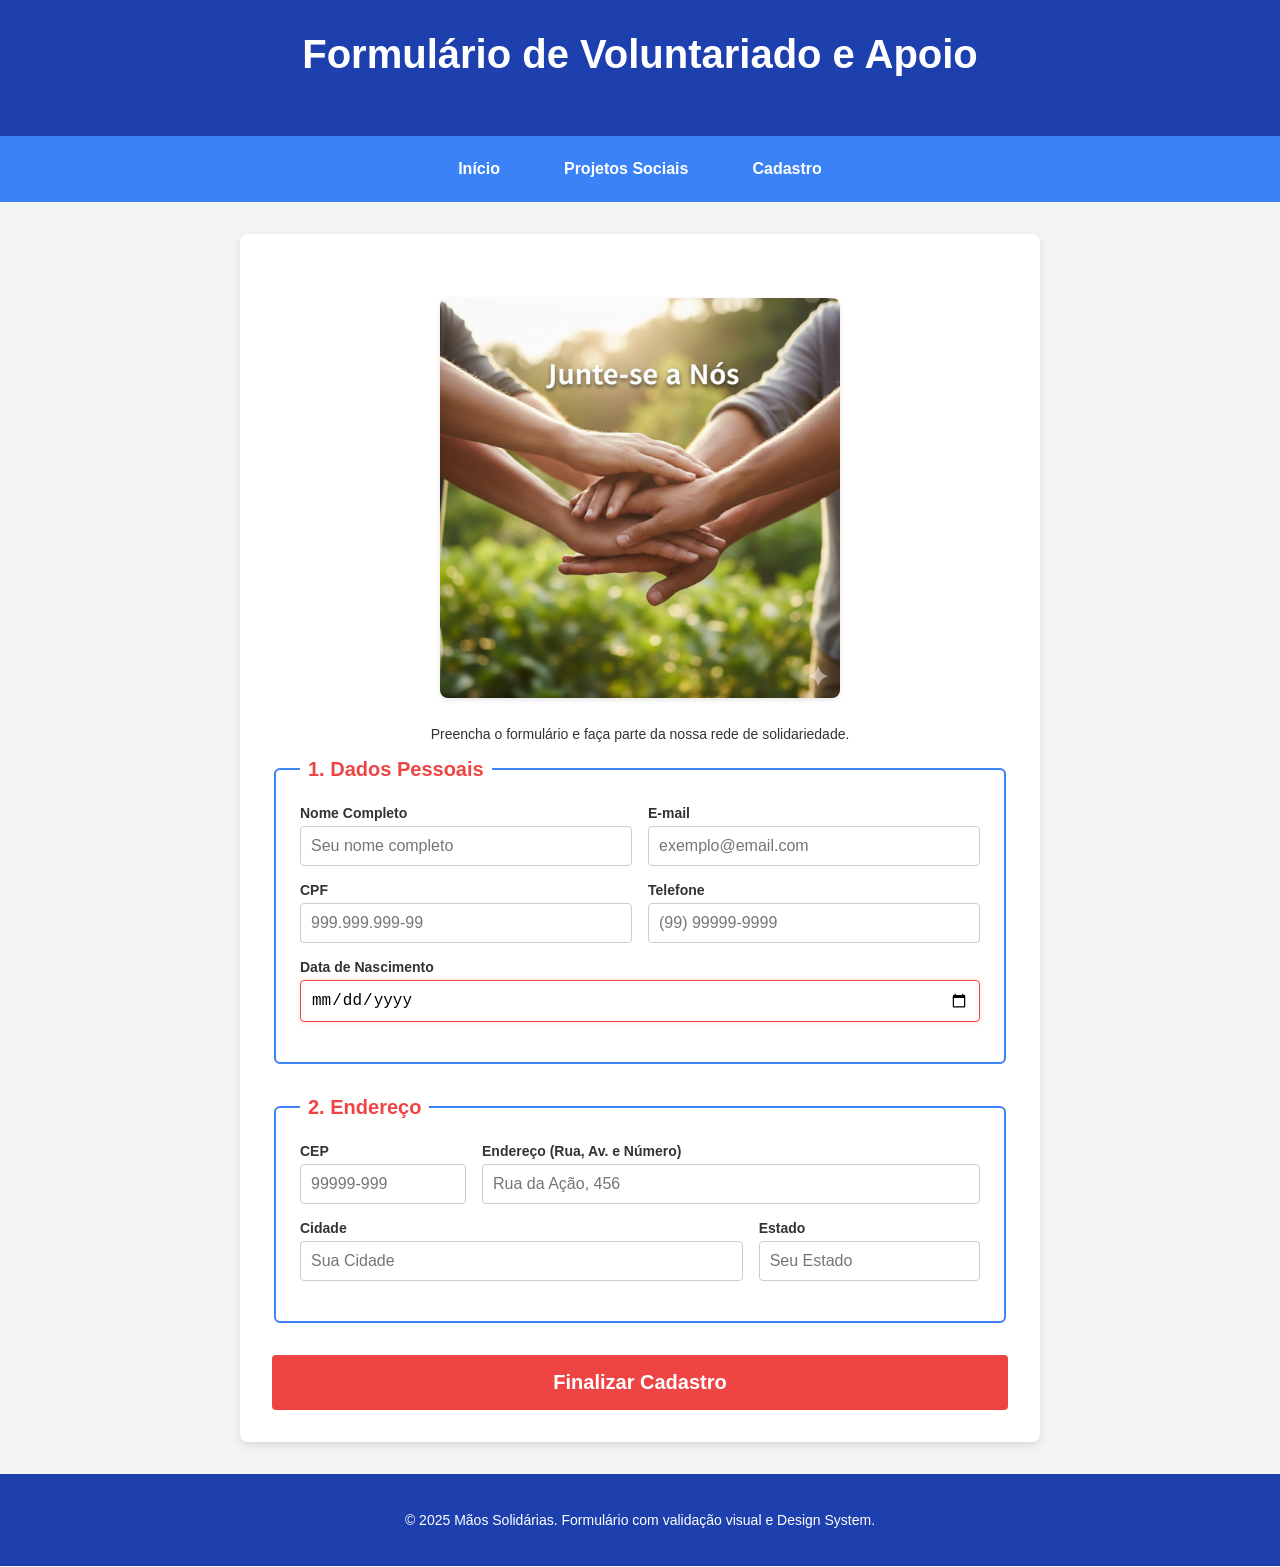
<file: Exercicio2, Mãos solidarias +/HTML/cadastro.html>
<!DOCTYPE html>
<html lang="pt-BR">
<head>
    <meta charset="UTF-8">
    <meta name="viewport" content="width=device-width, initial-scale=1.0">
    <title>Cadastro - Mãos Solidárias</title>
    <link rel="stylesheet" href="../CSS/style.css"> 
</head>
<body>

    <div class="grid-container">
        <header>
            <h1>Formulário de Voluntariado e Apoio</h1>
        </header>

        <nav aria-label="Navegação Principal">
            <button class="menu-toggle" aria-expanded="false" aria-controls="main-menu" aria-label="Abrir Menu">
                &#9776; 
            </button>
            <ul class="nav-list" id="main-menu">
                <li><a href="index.html">Início</a></li>
                <li><a href="projetos.html">Projetos Sociais</a></li>
                <li><a href="cadastro.html">Cadastro</a></li>
            </ul>
        </nav>

        <main class="main-cadastro">
            <figure class="figure-cadastro">
                <img src="../assets/Junteseanos.png" alt="Junte-se a nós" class="img-cadastro">
                <figcaption>Preencha o formulário e faça parte da nossa rede de solidariedade.</figcaption>
            </figure>

            <form id="cadastro-form">

                <fieldset>
                    <legend>1. Dados Pessoais</legend>

                    <div class="form-row form-row-personal">
                        <div>
                            <label for="nome-completo">Nome Completo</label>
                            <input type="text" id="nome-completo" name="nome-completo" placeholder="Seu nome completo" required minlength="5">
                        </div>
                        <div>
                            <label for="email">E-mail</label>
                            <input type="email" id="email" name="email" placeholder="exemplo@email.com" required>
                        </div>
                    </div>

                    <div class="form-row form-row-personal">
                        <div>
                            <label for="cpf">CPF</label>
                            <input type="text" id="cpf" name="cpf" placeholder="999.999.999-99" required maxlength="14" onkeyup="maskCPF(this)" 
                                pattern="\d{3}\.\d{3}\.\d{3}-\d{2}" title="Formato: 999.999.999-99">
                        </div>
                        <div>
                            <label for="telefone">Telefone</label>
                            <input type="tel" id="telefone" name="telefone" placeholder="(99) 99999-9999" required maxlength="15" onkeyup="maskPhone(this)">
                        </div>
                    </div>
                    
                    <label for="data-nascimento">Data de Nascimento</label>
                    <input type="date" id="data-nascimento" name="data-nascimento" required>
                </fieldset>

                <fieldset>
                    <legend>2. Endereço</legend>
                    
                    <div class="form-row form-row-cep-address">
                        <div>
                            <label for="cep">CEP</label>
                            <input type="text" id="cep" name="cep" placeholder="99999-999" required maxlength="9" onkeyup="maskCEP(this)"
                                pattern="\d{5}-\d{3}" title="Formato: 99999-999">
                        </div>
                        <div>
                            <label for="endereco">Endereço (Rua, Av. e Número)</label>
                            <input type="text" id="endereco" name="endereco" placeholder="Rua da Ação, 456" required>
                        </div>
                    </div>
                    
                    <div class="form-row form-row-city-state">
                        <div>
                            <label for="cidade">Cidade</label>
                            <input type="text" id="cidade" name="cidade" placeholder="Sua Cidade" required>
                        </div>
                        <div>
                            <label for="estado">Estado</label>
                            <input type="text" id="estado" name="estado" placeholder="Seu Estado" required>
                        </div>
                    </div>
                </fieldset>

                <button type="submit" class="btn-submit">Finalizar Cadastro</button>
                <div id="form-message" class="toast-message"></div>
            </form>
        </main>

        
        <footer>
            <p>&copy; 2025 Mãos Solidárias. Formulário com validação visual e Design System.</p>
        </footer>
    </div>

    <script>
        // Lógica para mostrar mensagens de sucesso/erro na tela (Toast Message)
        function showMessage(message, isSuccess) {
            const messageBox = document.getElementById('form-message');
            messageBox.style.display = 'block';
            messageBox.style.opacity = '1';
            messageBox.innerHTML = message;
            
            messageBox.classList.remove('success', 'error');
            if (isSuccess) {
                messageBox.classList.add('success');
            } else {
                messageBox.classList.add('error');
            }
            
            setTimeout(() => {
                messageBox.style.display = 'none';
            }, 5000);
        }

        // Funções de Máscara de Input

        function maskCPF(input) {
            let value = input.value.replace(/\D/g, '');
            value = value.replace(/(\d{3})(\d)/, '$1.$2');
            value = value.replace(/(\d{3})(\d)/, '$1.$2');
            value = value.replace(/(\d{3})(\d{1,2})$/, '$1-$2');
            if (value.length > 14) { value = value.substring(0, 14); }
            input.value = value;
        }

        function maskPhone(input) {
            let value = input.value.replace(/\D/g, "");
            value = value.substring(0, 11);

            if (value.length > 0) { value = "(" + value; }
            if (value.length > 3) { value = value.replace(/(\d{2})(\d)/, "$1) $2"); }
            if (value.length === 11) {
                value = value.replace(/(\d{2})(\d{5})(\d{4})/, "($1) $2-$3"); 
            } else if (value.length > 9) {
                value = value.replace(/(\d{2})(\d{4})(\d{4})/, "($1) $2-$3"); 
            }
            
            input.value = value;
        }

        function maskCEP(input) {
            let value = input.value.replace(/\D/g, "");
            value = value.substring(0, 8); 

            if (value.length > 5) {
                value = value.replace(/(\d{5})(\d)/, "$1-$2");
            }

            input.value = value;
        }

        // Lógica de Envio do Formulário
        document.getElementById('cadastro-form').addEventListener('submit', function(event) {
            event.preventDefault();
            
            if (this.checkValidity()) {
                showMessage('Sucesso! Seu cadastro foi enviado. Agradecemos seu interesse em ajudar!', true);
                this.reset();
            } else {
                showMessage('Atenção! Por favor, preencha todos os campos obrigatórios e válidos corretamente.', false);
                this.reportValidity(); 
            }
        });
    </script>
</body>
</html>
</file>
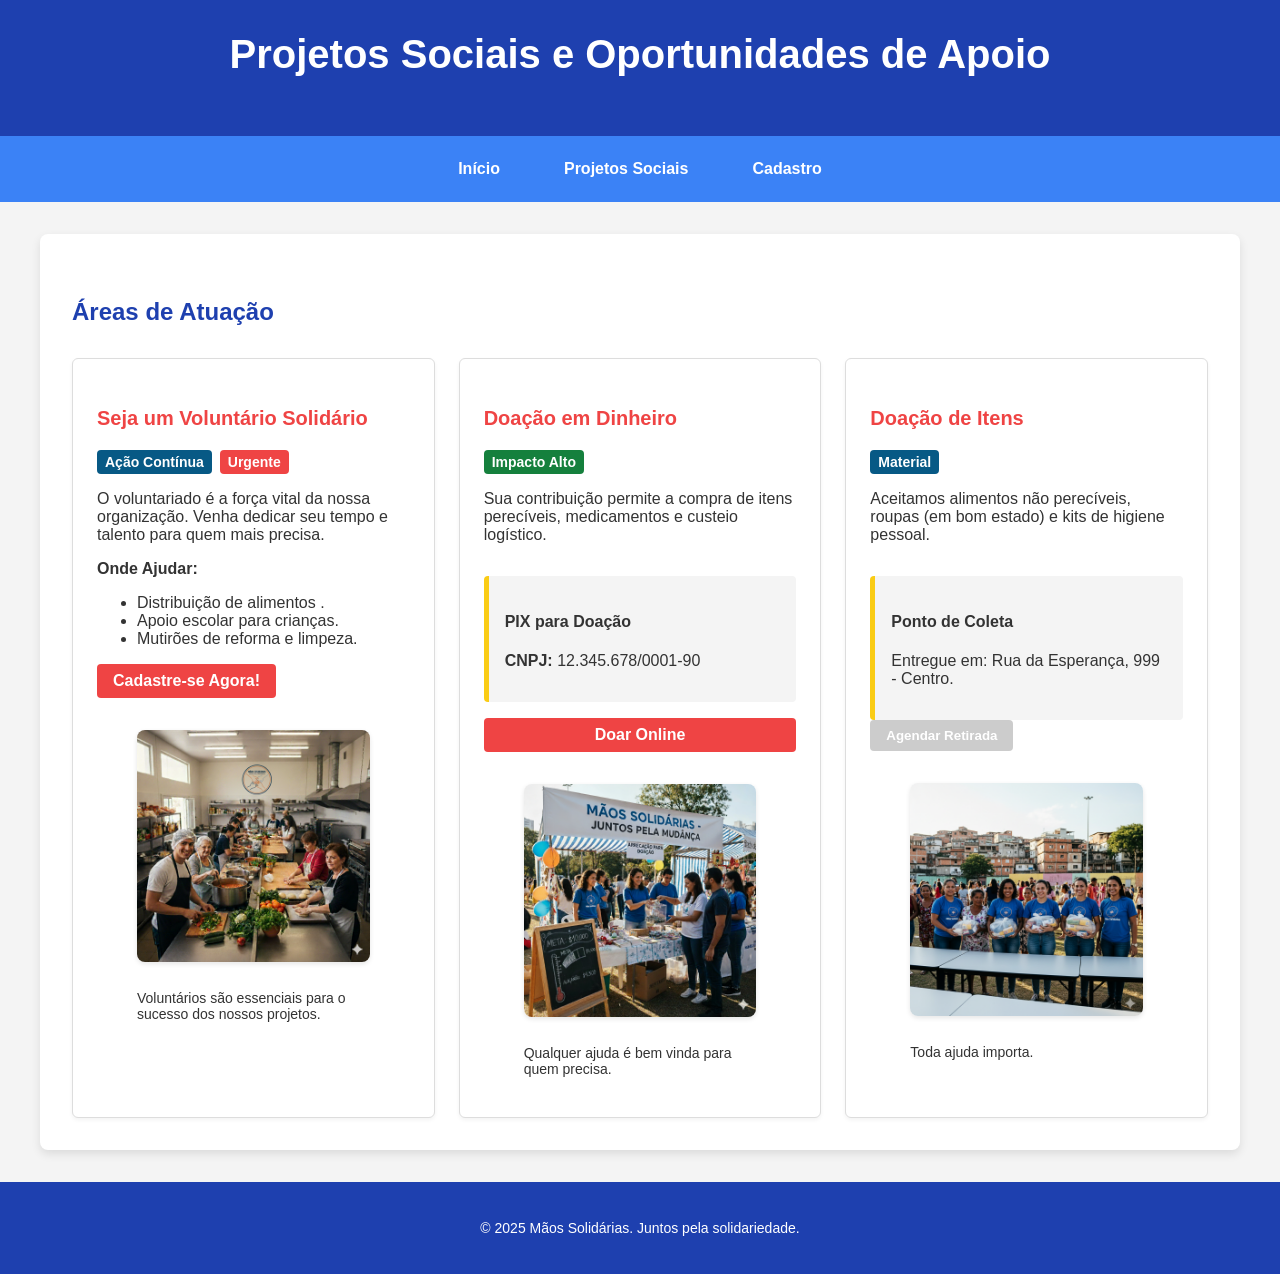
<file: Exercicio2, Mãos solidarias +/HTML/projetos.html>
<!DOCTYPE html>
<html lang="pt-BR">
<head>
    <meta charset="UTF-8">
    <meta name="viewport" content="width=device-width, initial-scale=1.0">
    <title>Projetos Sociais - Mãos Solidárias</title>
    <link rel="stylesheet" href="../CSS/style.css">
</head>
<body>

    <div class="grid-container">
        <header>
            <h1>Projetos Sociais e Oportunidades de Apoio</h1>
        </header>

        <nav aria-label="Navegação Principal">
            <button class="menu-toggle" aria-expanded="false" aria-controls="main-menu" aria-label="Abrir Menu">
                &#9776; 
            </button>

            <ul class="nav-list" id="main-menu">
                <li><a href="index.html">Início</a></li>
                <li class="has-dropdown">
                    <a href="projetos.html">Projetos Sociais</a>
                    <ul class="dropdown-menu"> 
                        <li><a href="#voluntariado">Voluntariado</a></li>
                        <li><a href="#doacoes">Doações</a></li>
                    </ul>
                </li>
                <li><a href="cadastro.html">Cadastro</a></li>
            </ul>
        </nav>

        <main>
            <section>
                <h2>Áreas de Atuação</h2>
                
                <div class="projects-flex-container">
                    
                    <article class="project-card" id="voluntariado">
                        <h3 class="h3-projetos">Seja um Voluntário Solidário</h3>
                        <div class="badge-list">
                            <span class="badge info">Ação Contínua</span>
                            <span class="badge danger">Urgente</span>
                        </div>
                        <p>O voluntariado é a força vital da nossa organização. Venha dedicar seu tempo e talento para quem mais precisa.</p>
                        <p><strong>Onde Ajudar:</strong></p>
                        <ul>
                            <li>Distribuição de alimentos .</li>
                            <li>Apoio escolar para crianças.</li>
                            <li>Mutirões de reforma e limpeza.</li>
                        </ul>
                        <a href="../cadastro.html" class="btn">Cadastre-se Agora!</a>
                        <figure>
                            <img src="../assets/maos.cozinha.png" alt="Voluntários em ação na cozinha.">
                            <figcaption>Voluntários são essenciais para o sucesso dos nossos projetos.</figcaption>
                        </figure>
                    </article>

                    <article class="project-card" id="doacoes">
                         <h3 class="h3-projetos">Doação em Dinheiro</h3>
                         <div class="badge-list">
                            <span class="badge success">Impacto Alto</span>
                        </div>
                        <p>Sua contribuição permite a compra de itens perecíveis, medicamentos e custeio logístico.</p>
                        
                        <div class="donation-box">
                            <h4>PIX para Doação</h4>
                            <p><strong>CNPJ:</strong> 12.345.678/0001-90</p>
                        </div>
                        
                        <a href="#" class="btn" style="width: 100%; margin-top: var(--space-sm);">Doar Online</a>
                        <figure>
                            <img src="../assets/maos.arrecadacao.png" alt="Voluntários arrecadando fundos para mais projetos.">
                            <figcaption>Qualquer ajuda é bem vinda para quem precisa.</figcaption>
                        </figure>
                    </article>
                    
                    <article class="project-card">
                         <h3 class="h3-projetos">Doação de Itens</h3>
                         <div class="badge-list">
                            <span class="badge info">Material</span>
                        </div>
                        <p>Aceitamos alimentos não perecíveis, roupas (em bom estado) e kits de higiene pessoal.</p>
                        
                        <div class="donation-box">
                            <h4>Ponto de Coleta</h4>
                            <p>Entregue em: Rua da Esperança, 999 - Centro.</p>
                        </div>
                        <button class="btn" disabled>Agendar Retirada</button>
                         <figure>
                            <img src="../assets/maos.doacao.png" alt="Voluntários arrecadando doações para mais projetos.">
                            <figcaption>Toda ajuda importa.</figcaption>
                        </figure>
                    </article>
                </div>
            </section>
        </main>

        <footer>
            <p>&copy; 2025 Mãos Solidárias. Juntos pela solidariedade.</p>
        </footer>
    </div>
    
    <script>
        // Lógica de Navegação (Menu Mobile e Dropdown)
        const dropdown = document.querySelector('.has-dropdown');
        const submenu = document.querySelector('.dropdown-menu');

        if (dropdown && submenu) {
            dropdown.addEventListener('mouseenter', () => {
                // Garante que só mostre o dropdown em telas maiores que mobile (desktop)
                if (window.innerWidth >= 769) {
                    submenu.style.display = 'block';
                }
            });

            dropdown.addEventListener('mouseleave', () => {
                if (window.innerWidth >= 769) {
                    submenu.style.display = 'none';
                }
            });
        }

        const menuToggle = document.querySelector('.menu-toggle');
        const navList = document.getElementById('main-menu');
        
        if (menuToggle && navList) {
            menuToggle.addEventListener('click', () => {
                const isExpanded = menuToggle.getAttribute('aria-expanded') === 'true' || false;
                menuToggle.setAttribute('aria-expanded', !isExpanded);
                navList.classList.toggle('open');
            });
        }
    </script>

</body>
</html>
</file>
<file: Exercicio 4, Mãos Solidarias+++/CSS/Style.css>
/* Design System - Variáveis CSS (Consolidado) */

:root {
    /* Cores */
    --color-primary-dark: #1e40af; 
    --color-primary-base: #3b82f6; 
    --color-secondary-dark: #b45309; 
    --color-secondary-base: #facc15; 
    --color-danger: #ef4444; 
    --color-danger-hover: #cc3333;
    --color-white: #ffffff;
    --color-neutral-light: #f4f4f4;
    --color-neutral-dark: #333;
    
    /* Cores de Feedback (Cadastro) */
    --color-feedback-success: #d4edda; 
    --color-feedback-success-text: #155724;
    --color-feedback-error: #f8d7da; 
    --color-feedback-error-text: #721c24;
    
    /* Cores de Projetos (Badges) */
    --color-success: #15803d; 
    --color-info: #075985; 

    /* Tipografia */
    --font-family-base: Arial, sans-serif;
    --font-size-xl: 2.5rem; 
    --font-size-lg: 1.5rem; 
    --font-size-md: 1.25rem; 
    --font-size-base: 1rem; 
    --font-size-sm: 0.875rem; 

    /* Espaçamento Modular (8px base) */
    --space-xs: 0.5rem;   
    --space-sm: 1rem;     
    --space-md: 1.5rem;   
    --space-lg: 2rem;     
    --space-xl: 3rem;     
    --space-xxl: 4rem;    
}

/* Reset e Base (Aplicado a todas as páginas) */

* { box-sizing: border-box; }
body { 
    font-family: var(--font-family-base); 
    margin: 0; 
    padding: 0; 
    background-color: var(--color-neutral-light); 
    color: var(--color-neutral-dark);
    font-size: var(--font-size-base);
}

h1 { font-size: var(--font-size-xl); margin-top: 0; }
h2 { font-size: var(--font-size-lg); margin-top: var(--space-lg); color: var(--color-primary-dark); } 
h3 { font-size: var(--font-size-md); margin-top: var(--space-md); } 
figcaption, footer p { font-size: var(--font-size-sm); }

/* Acessibilidade: Garante contraste 4.5:1 para links no fundo claro (usando #1e40af) */
a { color: var(--color-primary-dark); text-decoration: none; } 
a:hover { text-decoration: underline; }

img { 
    max-width: 100%; 
    height: auto; 
    border-radius: 8px; 
    margin: var(--space-sm) 0 var(--space-md) 0; 
    box-shadow: 0 2px 5px rgba(0,0,0,0.1);
}

/* Leiaute Principal com Grid */

.grid-container {
    display: grid;
    grid-template-areas: 
        "header" 
        "accessibility-settings" /* Nova área para o seletor */
        "nav"
        "main"
        "footer";
    grid-template-columns: 1fr;
    min-height: 100vh;
}
/* Adaptação para o novo elemento de acessibilidade */
#accessibility-settings {
    grid-area: accessibility-settings;
}

header { grid-area: header; padding: var(--space-lg); text-align: center; }
nav { grid-area: nav; background-color: var(--color-primary-base); padding: var(--space-sm) 0; }
main { 
    grid-area: main; 
    max-width: 1200px; 
    width: 100%; 
    margin: var(--space-lg) auto; 
    padding: var(--space-md); 
    background-color: var(--color-white); 
    border-radius: 8px; 
    box-shadow: 0 4px 10px rgba(0,0,0,0.1); 
}
footer { grid-area: footer; background-color: var(--color-primary-dark); color: var(--color-white); text-align: center; padding: var(--space-md); margin-top: auto; }


/* Navegação (Comum e Responsiva) */

.nav-list { 
    list-style: none; 
    padding: 0; 
    margin: 0; 
    display: flex; 
    justify-content: center; 
}
.nav-list > li { 
    margin: 0 var(--space-sm); 
    position: relative;
}
.nav-list a { 
    color: var(--color-white); 
    text-decoration: none; 
    font-weight: bold; 
    padding: var(--space-xs) var(--space-sm);
    display: block;
    transition: background-color 0.3s;
}
.nav-list a:hover { 
    background-color: var(--color-primary-dark); 
    text-decoration: none;
}
.menu-toggle { 
    display: none; 
    background: none;
    border: none;
    color: var(--color-white);
    font-size: var(--font-size-lg);
    cursor: pointer;
    padding: var(--space-xs);
}

/* Estilos de Dropdown (Projetos.html) */
.nav-list .dropdown-menu {
    position: absolute; 
    background-color: var(--color-primary-dark); 
    list-style: none; 
    padding: 0; 
    margin: 0; 
    min-width: 150px; 
    display: none;
    z-index: 10;
}
.nav-list .dropdown-menu a {
    padding: var(--space-xs) var(--space-sm); 
    border-top: 1px solid rgba(255,255,255,0.1);
}
.has-dropdown:hover .dropdown-menu {
    display: block;
}

/* Estilos Específicos da Página Index.html (Grid Interno) */

.content-grid {
    display: grid;
    grid-template-columns: repeat(12, 1fr);
    gap: var(--space-md);
    align-items: start;
}
.quem-somos {
    grid-column: 1 / span 12; 
    padding-bottom: var(--space-md);
    border-bottom: 2px solid var(--color-secondary-base);
}
.contact-info {
    grid-column: 1 / span 12; 
    padding: var(--space-md); 
    background-color: var(--color-neutral-light);
    border: 1px solid var(--color-primary-base);
    border-radius: 6px;
}
/* Estilo inline para o link de contato na index */
.contact-info address a { 
    color: var(--color-primary-dark); 
    text-decoration: underline;
}


/* Estilos Específicos da Página Projetos.html */

.h2-projetos {
    border-bottom: 2px solid var(--color-secondary-base); 
    padding-bottom: var(--space-xs);
    color: var(--color-primary-dark);
}
.h3-projetos {
    color: var(--color-danger);
}
.projects-flex-container {
    display: flex;
    flex-wrap: wrap;
    gap: var(--space-md);
    margin-top: var(--space-lg);
}
.project-card { 
    flex: 1 1 100%; 
    border: 1px solid #ddd; 
    padding: var(--space-md); 
    border-radius: 6px; 
    box-shadow: 0 2px 4px rgba(0,0,0,0.05);
    background-color: var(--color-white);
    transition: transform 0.3s ease;
}
.project-card:hover {
    transform: translateY(-5px);
    box-shadow: 0 5px 15px rgba(0,0,0,0.1);
}
.donation-box { 
    background-color: var(--color-neutral-light); 
    padding: var(--space-sm); 
    border-left: 5px solid var(--color-secondary-base); 
    margin-top: var(--space-sm); 
    border-radius: 4px;
}

/* Badges */
.badge-list {
    display: flex;
    flex-wrap: wrap;
    gap: var(--space-xs);
    margin: var(--space-sm) 0;
}
.badge {
    font-size: var(--font-size-sm);
    padding: 4px 8px; 
    border-radius: 4px;
    font-weight: bold;
    color: var(--color-white);
}
.badge.success { background-color: var(--color-success); }
.badge.info { background-color: var(--color-info); }
.badge.danger { background-color: var(--color-danger); }

/* Botões (Projetos e Cadastro) */
.btn, .btn-submit { 
    background-color: var(--color-danger); 
    color: var(--color-white); 
    padding: var(--space-xs) var(--space-sm); 
    border: none; 
    border-radius: 4px; 
    cursor: pointer; 
    font-weight: bold;
    transition: background-color 0.3s, transform 0.1s;
    display: inline-block;
    text-align: center;
}
.btn:hover, .btn-submit:hover { background-color: var(--color-danger-hover); text-decoration: none; }
.btn:focus { outline: 3px solid var(--color-secondary-base); }
.btn:active, .btn-submit:active { transform: scale(0.99); background-color: var(--color-secondary-dark); }
.btn:disabled { background-color: #ccc; cursor: not-allowed; }

/* Estilo para botão de submit com largura total */
.btn-submit { 
    font-size: var(--font-size-md); 
    width: 100%;
    padding: var(--space-sm) var(--space-lg); 
}


/* Estilos Específicos da Página Cadastro.html (Formulário) */

.main-cadastro {
    max-width: 800px; 
}
fieldset { border: 2px solid var(--color-primary-base); padding: var(--space-md); margin-bottom: var(--space-lg); border-radius: 6px; }
legend { font-size: var(--font-size-md); font-weight: bold; color: var(--color-danger); padding: 0 var(--space-xs); }

form label { display: block; margin-bottom: 5px; font-weight: bold; font-size: var(--font-size-sm); color: var(--color-neutral-dark); }
form input:not([type="checkbox"]):not([type="radio"]), form select {
    width: 100%; 
    padding: 10px; 
    margin-bottom: var(--space-sm); 
    border: 1px solid #ccc; 
    border-radius: 4px; 
    box-sizing: border-box;
    font-size: var(--font-size-base);
    transition: border-color 0.3s, box-shadow 0.3s;
}

/* Validação Visual */
form input:valid { border-color: #4CAF50; } 
form input:invalid:not(:focus):not(:placeholder-shown) { border-color: var(--color-danger); box-shadow: 0 0 5px rgba(239, 68, 68, 0.2); }
form input:focus { border-color: var(--color-primary-base); box-shadow: 0 0 5px rgba(59, 130, 246, 0.5); outline: none; }

/* Componente de Feedback - Toast Message (Alert) */
.toast-message { 
    padding: var(--space-sm); 
    border: 1px solid transparent; 
    border-radius: 4px; 
    margin-top: var(--space-md); 
    text-align: center; 
    font-weight: bold;
    display: none; 
}
.toast-message.success { 
    background-color: var(--color-feedback-success); 
    color: var(--color-feedback-success-text); 
    border-color: #c3e6cb;
}
.toast-message.error { 
    background-color: var(--color-feedback-error); 
    color: var(--color-feedback-error-text); 
    border-color: #f5c6cb; 
}
.figure-cadastro {
    text-align: center;
}
.img-cadastro {
    max-width: 400px; 
    display: inline-block;
}

/* Flexbox para Agrupamento de Campos (Cadastro) */
.form-row {
    display: flex;
    flex-direction: column; 
    gap: var(--space-sm);
}
.form-row > div {
    flex: 1 1 100%; 
}

/* --- ESTILOS DE ACESSIBILIDADE (MODO ESCURO / ALTO CONTRASTE) --- */

/* 1. Alto Contraste (Fundo Preto, Texto Branco/Amarelo) */
.high-contrast {
    /* Fundo Principal */
    --color-neutral-light: #000000; /* Preto Puro */
    --color-neutral-dark: #ffffff; /* Branco Puro */
    --color-white: #000000;        /* Main também preto */
    
    /* Cores de Destaque */
    --color-primary-dark: #ffff00; /* Amarelo Puro */
    --color-primary-base: #ffcc00; /* Amarelo Secundário */
    --color-secondary-base: #00ff00; /* Verde Limão */
    --color-danger: #ff00ff; /* Magenta (substitui vermelho) */
    
    /* Ajusta cores do body e main */
    background-color: var(--color-neutral-light) !important;
    color: var(--color-neutral-dark) !important;
}

.high-contrast main {
    background-color: var(--color-white) !important; 
    border: 3px solid var(--color-primary-dark) !important; /* Borda de foco */
}
.high-contrast #accessibility-settings {
    background-color: #000000 !important;
}

/* Links e navegação em alto contraste */
.high-contrast a,
.high-contrast .nav-list a {
    color: var(--color-primary-dark) !important; 
    text-decoration: underline !important;
}
.high-contrast a:hover {
    background-color: var(--color-primary-base) !important;
    color: #000000 !important;
}

/* Header e Footer em alto contraste */
.high-contrast header, 
.high-contrast footer,
.high-contrast nav {
    background-color: #000000 !important;
    color: #ffffff !important;
}

/* Inputs de formulário em alto contraste */
.high-contrast form input:not([type="checkbox"]):not([type="radio"]), 
.high-contrast fieldset,
.high-contrast #theme-select {
    background-color: #000000 !important;
    color: #ffffff !important;
    border: 2px solid var(--color-primary-dark) !important;
}
.high-contrast .btn, .high-contrast .btn-submit {
    background-color: var(--color-danger) !important;
    color: #000000 !important;
}
.high-contrast .toast-message.error {
    background-color: #330033 !important; /* Fundo escuro */
    color: var(--color-danger) !important; /* Texto magenta */
    border-color: var(--color-danger) !important;
}
.high-contrast .contact-info {
    background-color: #000000 !important;
    border-color: var(--color-primary-dark) !important;
}
.high-contrast .donation-box {
    background-color: #000000 !important;
    border-color: var(--color-secondary-base) !important;
}


/* 2. Modo Escuro (Dark Mode) */
.dark-mode {
    /* Fundo principal mais escuro */
    --color-neutral-light: #121212; 
    --color-neutral-dark: #e0e0e0; /* Texto claro */
    --color-white: #1e1e1e; /* Fundo do main */

    /* Cores ajustadas */
    --color-primary-dark: #90caf9; /* Azul claro para contraste */
    --color-primary-base: #42a5f5; 
    --color-secondary-base: #ffd54f;
    --color-danger: #ef9a9a; /* Vermelho claro */
    
    background-color: var(--color-neutral-light) !important;
    color: var(--color-neutral-dark) !important;
}

.dark-mode main {
    background-color: var(--color-white) !important;
    box-shadow: 0 4px 10px rgba(255, 255, 255, 0.1) !important; 
}
.dark-mode #accessibility-settings {
    background-color: #121212 !important;
}

/* Links e navegação no modo escuro */
.dark-mode a {
    color: var(--color-primary-dark) !important;
}
.dark-mode .nav-list a:hover {
     background-color: #000000;
}

/* Header e Footer no modo escuro */
.dark-mode header, 
.dark-mode footer,
.dark-mode nav {
    background-color: #000000 !important; /* Preto sólido */
    color: var(--color-neutral-dark) !important;
}

/* Inputs de formulário no modo escuro */
.dark-mode form input:not([type="checkbox"]):not([type="radio"]),
.dark-mode #theme-select {
    background-color: #333333; 
    color: #e0e0e0;
    border: 1px solid #555;
}
.dark-mode fieldset {
    border-color: #555 !important;
}

/* Ajustes para elementos específicos */
.dark-mode .project-card,
.dark-mode .donation-box,
.dark-mode .contact-info {
    background-color: #2c2c2c !important; 
    border-color: #444 !important;
    color: var(--color-neutral-dark) !important;
}
.dark-mode .h3-projetos {
    color: var(--color-danger) !important;
}
.dark-mode .badge {
    opacity: 0.8;
}


/* Breakpoints Responsivos */

/* 1. Tablet (600px) */
@media (min-width: 600px) {
    /* Index */
    .quem-somos { grid-column: 1 / span 7; } 
    .contact-info { grid-column: 8 / span 5; } 
    
    /* Projetos */
    .project-card { 
        flex: 1 1 calc(50% - var(--space-md) / 2); 
    }
    
    /* Cadastro */
    .form-row { flex-direction: row; }
    .form-row-cep-address > div:first-child { flex: 1; } 
    .form-row-cep-address > div:last-child { flex: 3; } 
    .form-row-city-state > div:first-child { flex: 2; } 
    .form-row-city-state > div:last-child { flex: 1; } 
    
}

/* 2. Desktop Médio (900px) */
@media (min-width: 900px) {
    /* Index */
    main { padding: var(--space-lg); }
    .quem-somos { grid-column: 1 / span 8; } 
    .contact-info { grid-column: 9 / span 4; } 
    
    /* Projetos */
    .project-card { 
        flex: 1 1 calc(33.33% - var(--space-md) * 2 / 3); 
    }
    .donation-box { margin-top: var(--space-lg); }

    /* Cadastro */
    .form-row-personal > div {
        flex: 1 1 calc(50% - var(--space-sm) / 2);
    }
}

/* 3. Desktop Grande (1200px) */
@media (min-width: 1200px) {
    /* Index */
     .content-grid { gap: var(--space-lg); }
}

/* 4. Desktop Extra Grande (1400px) */
@media (min-width: 1400px) {
    /* Base */
    header { padding: var(--space-xl); }
}

/* 5. Mobile Pequeno */
@media (max-width: 400px) {
    /* Base */
    h1 { font-size: 2rem; }
    main { margin: var(--space-sm) auto; padding: var(--space-sm); }
}

/* Mobile Nav Toggling */
@media (max-width: 768px) {
    .menu-toggle { display: block; margin: 0 auto; }
    .nav-list { flex-direction: column; display: none; background-color: var(--color-primary-base); }
    .nav-list a { text-align: center; border-top: 1px solid rgba(255, 255, 255, 0.1); }
    .nav-list.open { display: flex; }
    
    /* Esconder o dropdown no mobile */
    .has-dropdown:hover .dropdown-menu { display: none !important; } 
    .nav-list > li { margin: 0; }
}

/* Esconde todas as seções de conteúdo que não estão ativas (SPA) */
.content-section:not(.active) {
    display: none;
}
</file>
<file: Exercicio1,  Mãos Solidarias/CSS/style.css>
/* ESTILOS COMUNS A TODAS AS PÁGINAS */
body { 
    font-family: Arial, sans-serif; 
    margin: 0; 
    padding: 0; 
    background-color: #f4f4f4; 
    color: #333; 
}
nav { 
    background-color: #3b82f6; 
    padding: 10px 0; 
}
nav ul { 
    list-style: none; 
    padding: 0; 
    margin: 0; 
    text-align: center; 
}
nav ul li { 
    display: inline; 
    margin: 0 15px; 
}
nav ul li a { 
    color: white; 
    text-decoration: none; 
    font-weight: bold; 
}
h1 { 
    color: #ffffff; 
    text-align: center; 
}
img { 
    max-width: 100%; 
    height: auto; 
    border-radius: 8px; 
    margin-top: 15px; 
}
main { 
    margin: 20px auto; 
    padding: 20px; 
    background-color: white; 
    border-radius: 8px; 
    box-shadow: 0 0 10px rgba(0,0,0,0.1); 
}

/* ESTILOS ESPECÍFICOS POR PÁGINA (HEADERS, FOOTERS, MAIN WIDTH) */

/* Index.html */
.header-index { 
    background-color: #0044ff; 
    color: white; 
    padding: 20px; 
    text-align: center; 
}
.footer-index { 
    background-color: #3b82f6; 
    color: white; 
    text-align: center; 
    padding: 15px; 
    margin-top: 30px; 
    font-size: 0.9em; 
}
.contact-info { 
    margin-top: 20px; 
    padding: 15px; 
    background-color: #3b82f6; 
    border-radius: 6px; 
}
.contact-info address .contact-link { 
    color: #003bfd; 
    text-decoration: none;
}
.header-index + nav + main {
    max-width: 900px; 
}
.header-index + nav + main h2 { 
    border-bottom: 2px solid #333; 
    padding-bottom: 5px; 
    margin-top: 30px; 
    color: #333; 
}

/* Projetos.html & Cadastro.html */
.header-projetos, .header-cadastro {
    background-color: #1e40af; 
    color: white; 
    padding: 20px; 
    text-align: center; 
}
.footer-projetos, .footer-cadastro {
    background-color: #333; 
    color: white; 
    text-align: center; 
    padding: 15px; 
    margin-top: 30px; 
    font-size: 0.9em; 
}

/* Estilos de Projetos.html */
.header-projetos + nav + main {
    max-width: 900px; 
}
.h2-projetos { 
    border-bottom: 2px solid #facc15; 
    padding-bottom: 5px; 
    margin-top: 30px; 
    color: #1e40af; 
}
.h3-projetos { 
    color: #ef4444; 
    margin-top: 15px; 
}
.project-item { 
    border: 1px solid #ddd; 
    padding: 15px; 
    margin-bottom: 20px; 
    border-radius: 6px; 
}
.donation-box { 
    background-color: #ffeeda; 
    padding: 15px; 
    border-left: 5px solid #facc15; 
    margin-top: 15px; 
}
.link-cadastro-projetos { 
    color: #ef4444; 
    font-weight: bold;
}


/* Estilos de Cadastro.html (Formulário) */
.main-cadastro {
    max-width: 700px; 
}
.figure-cadastro {
    text-align: center;
}
.img-cadastro {
    max-width: 400px; 
    display: inline-block; 
    margin-bottom: 15px;
}
form label { 
    display: block; 
    margin-bottom: 5px; 
    font-weight: bold; 
}
form input[type="text"], form input[type="email"], form input[type="tel"], 
form input[type="date"], form select {
    width: 100%; 
    padding: 10px; 
    margin-bottom: 15px; 
    border: 1px solid #ccc; 
    border-radius: 4px; 
    box-sizing: border-box;
}
fieldset { 
    border: 2px solid #ccc; 
    padding: 20px; 
    margin-bottom: 30px; 
    border-radius: 6px; 
}
legend { 
    font-size: 1.2em; 
    font-weight: bold; 
    color: #ef4444; 
    padding: 0 10px; 
}
button[type="submit"] { 
    background-color: #ef4444; 
    color: white; 
    padding: 12px 20px; 
    border: none; 
    border-radius: 4px; 
    cursor: pointer; 
    font-size: 1.1em; 
    width: 100%; 
}
button[type="submit"]:hover { 
    background-color: #cc3333; 
}
.success-message { 
    padding: 15px; 
    background-color: #d4edda; 
    color: #155724; 
    border: 1px solid #c3e6cb; 
    border-radius: 4px; 
    margin-top: 20px; 
    text-align: center; 
}
</file>
<file: Exercicio2, Mãos solidarias +/CSS/style.css>
/* Design System - Variáveis CSS (Consolidado) */

:root {
    /* Cores */
    --color-primary-dark: #1e40af; 
    --color-primary-base: #3b82f6; 
    --color-secondary-dark: #b45309; 
    --color-secondary-base: #facc15; 
    --color-danger: #ef4444; 
    --color-danger-hover: #cc3333;
    --color-white: #ffffff;
    --color-neutral-light: #f4f4f4;
    --color-neutral-dark: #333;
    
    /* Cores de Feedback (Cadastro) */
    --color-feedback-success: #d4edda; 
    --color-feedback-success-text: #155724;
    --color-feedback-error: #f8d7da; 
    --color-feedback-error-text: #721c24;
    
    /* Cores de Projetos (Badges) */
    --color-success: #15803d; 
    --color-info: #075985; 

    /* Tipografia */
    --font-family-base: Arial, sans-serif;
    --font-size-xl: 2.5rem; 
    --font-size-lg: 1.5rem; 
    --font-size-md: 1.25rem; 
    --font-size-base: 1rem; 
    --font-size-sm: 0.875rem; 

    /* Espaçamento Modular (8px base) */
    --space-xs: 0.5rem;   
    --space-sm: 1rem;     
    --space-md: 1.5rem;   
    --space-lg: 2rem;     
    --space-xl: 3rem;     
    --space-xxl: 4rem;    
}

/* Reset e Base (Aplicado a todas as páginas) */

* { box-sizing: border-box; }
body { 
    font-family: var(--font-family-base); 
    margin: 0; 
    padding: 0; 
    background-color: var(--color-neutral-light); 
    color: var(--color-neutral-dark);
    font-size: var(--font-size-base);
}

h1 { font-size: var(--font-size-xl); margin-top: 0; }
h2 { font-size: var(--font-size-lg); margin-top: var(--space-lg); color: var(--color-primary-dark); } 
h3 { font-size: var(--font-size-md); margin-top: var(--space-md); } 
figcaption, footer p { font-size: var(--font-size-sm); }

a { color: var(--color-primary-base); text-decoration: none; }
a:hover { text-decoration: underline; }

img { 
    max-width: 100%; 
    height: auto; 
    border-radius: 8px; 
    margin: var(--space-sm) 0 var(--space-md) 0; 
    box-shadow: 0 2px 5px rgba(0,0,0,0.1);
}

/* Leiaute Principal com Grid */

.grid-container {
    display: grid;
    grid-template-areas: 
        "header" 
        "nav"
        "main"
        "footer";
    grid-template-columns: 1fr;
    min-height: 100vh;
}

header { grid-area: header; background-color: var(--color-primary-dark); color: var(--color-white); padding: var(--space-lg); text-align: center; }
nav { grid-area: nav; background-color: var(--color-primary-base); padding: var(--space-sm) 0; }
main { 
    grid-area: main; 
    max-width: 1200px; 
    width: 100%; 
    margin: var(--space-lg) auto; 
    padding: var(--space-md); 
    background-color: var(--color-white); 
    border-radius: 8px; 
    box-shadow: 0 4px 10px rgba(0,0,0,0.1); 
}
footer { grid-area: footer; background-color: var(--color-primary-dark); color: var(--color-white); text-align: center; padding: var(--space-md); margin-top: auto; }

/* Navegação (Comum e Responsiva) */

.nav-list { 
    list-style: none; 
    padding: 0; 
    margin: 0; 
    display: flex; 
    justify-content: center; 
}
.nav-list > li { 
    margin: 0 var(--space-sm); 
    position: relative;
}
.nav-list a { 
    color: var(--color-white); 
    text-decoration: none; 
    font-weight: bold; 
    padding: var(--space-xs) var(--space-sm);
    display: block;
    transition: background-color 0.3s;
}
.nav-list a:hover { 
    background-color: var(--color-primary-dark); 
    text-decoration: none;
}
.menu-toggle { 
    display: none; 
    background: none;
    border: none;
    color: var(--color-white);
    font-size: var(--font-size-lg);
    cursor: pointer;
    padding: var(--space-xs);
}

/* Estilos de Dropdown (Projetos.html) */
.nav-list .dropdown-menu {
    position: absolute; 
    background-color: var(--color-primary-dark); 
    list-style: none; 
    padding: 0; 
    margin: 0; 
    min-width: 150px; 
    display: none;
    z-index: 10;
}
.nav-list .dropdown-menu a {
    padding: var(--space-xs) var(--space-sm); 
    border-top: 1px solid rgba(255,255,255,0.1);
}
.has-dropdown:hover .dropdown-menu {
    display: block;
}

/* Estilos Específicos da Página Index.html (Grid Interno) */

.content-grid {
    display: grid;
    grid-template-columns: repeat(12, 1fr);
    gap: var(--space-md);
    align-items: start;
}
.quem-somos {
    grid-column: 1 / span 12; 
    padding-bottom: var(--space-md);
    border-bottom: 2px solid var(--color-secondary-base);
}
.contact-info {
    grid-column: 1 / span 12; 
    padding: var(--space-md); 
    background-color: var(--color-neutral-light);
    border: 1px solid var(--color-primary-base);
    border-radius: 6px;
}
/* Estilo inline para o link de contato na index */
.contact-info address a { 
    color: var(--color-primary-dark); 
    text-decoration: underline;
}

/* Estilos Específicos da Página Projetos.html */

.h2-projetos {
    border-bottom: 2px solid var(--color-secondary-base); 
    padding-bottom: var(--space-xs);
    color: var(--color-primary-dark);
}
.h3-projetos {
    color: var(--color-danger);
}
.projects-flex-container {
    display: flex;
    flex-wrap: wrap;
    gap: var(--space-md);
    margin-top: var(--space-lg);
}
.project-card { 
    flex: 1 1 100%; 
    border: 1px solid #ddd; 
    padding: var(--space-md); 
    border-radius: 6px; 
    box-shadow: 0 2px 4px rgba(0,0,0,0.05);
    background-color: var(--color-white);
    transition: transform 0.3s ease;
}
.project-card:hover {
    transform: translateY(-5px);
    box-shadow: 0 5px 15px rgba(0,0,0,0.1);
}
.donation-box { 
    background-color: var(--color-neutral-light); 
    padding: var(--space-sm); 
    border-left: 5px solid var(--color-secondary-base); 
    margin-top: var(--space-sm); 
    border-radius: 4px;
}

/* Badges */
.badge-list {
    display: flex;
    flex-wrap: wrap;
    gap: var(--space-xs);
    margin: var(--space-sm) 0;
}
.badge {
    font-size: var(--font-size-sm);
    padding: 4px 8px; 
    border-radius: 4px;
    font-weight: bold;
    color: var(--color-white);
}
.badge.success { background-color: var(--color-success); }
.badge.info { background-color: var(--color-info); }
.badge.danger { background-color: var(--color-danger); }

/* Projetos e Cadastro */
.btn, .btn-submit { 
    background-color: var(--color-danger); 
    color: var(--color-white); 
    padding: var(--space-xs) var(--space-sm); 
    border: none; 
    border-radius: 4px; 
    cursor: pointer; 
    font-weight: bold;
    transition: background-color 0.3s, transform 0.1s;
    display: inline-block;
    text-align: center;
}
.btn:hover, .btn-submit:hover { background-color: var(--color-danger-hover); text-decoration: none; }
.btn:focus { outline: 3px solid var(--color-secondary-base); }
.btn:active, .btn-submit:active { transform: scale(0.99); background-color: var(--color-secondary-dark); }
.btn:disabled { background-color: #ccc; cursor: not-allowed; }

/* Estilo para botão de submit com largura total */
.btn-submit { 
    font-size: var(--font-size-md); 
    width: 100%;
    padding: var(--space-sm) var(--space-lg); 
}

/* Estilos Específicos da Página Cadastro.html (Formulário) */
.main-cadastro {
    max-width: 800px; 
}
fieldset { border: 2px solid var(--color-primary-base); padding: var(--space-md); margin-bottom: var(--space-lg); border-radius: 6px; }
legend { font-size: var(--font-size-md); font-weight: bold; color: var(--color-danger); padding: 0 var(--space-xs); }

form label { display: block; margin-bottom: 5px; font-weight: bold; font-size: var(--font-size-sm); color: var(--color-neutral-dark); }
form input:not([type="checkbox"]):not([type="radio"]), form select {
    width: 100%; 
    padding: 10px; 
    margin-bottom: var(--space-sm); 
    border: 1px solid #ccc; 
    border-radius: 4px; 
    box-sizing: border-box;
    font-size: var(--font-size-base);
    transition: border-color 0.3s, box-shadow 0.3s;
}

/* Validação Visual */
form input:valid { border-color: #4CAF50; } 
form input:invalid:not(:focus):not(:placeholder-shown) { border-color: var(--color-danger); box-shadow: 0 0 5px rgba(239, 68, 68, 0.2); }
form input:focus { border-color: var(--color-primary-base); box-shadow: 0 0 5px rgba(59, 130, 246, 0.5); outline: none; }

/* Componente de Feedback - Toast Message (Alert) */
.toast-message { 
    padding: var(--space-sm); 
    border: 1px solid transparent; 
    border-radius: 4px; 
    margin-top: var(--space-md); 
    text-align: center; 
    font-weight: bold;
    display: none; 
}
.toast-message.success { 
    background-color: var(--color-feedback-success); 
    color: var(--color-feedback-success-text); 
    border-color: #c3e6cb;
}
.toast-message.error { 
    background-color: var(--color-feedback-error); 
    color: var(--color-feedback-error-text); 
    border-color: #f5c6cb; 
}
.figure-cadastro {
    text-align: center;
}
.img-cadastro {
    max-width: 400px; 
    display: inline-block;
}

/* Flexbox para Agrupamento de Campos (Cadastro) */
.form-row {
    display: flex;
    flex-direction: column; 
    gap: var(--space-sm);
}
.form-row > div {
    flex: 1 1 100%; 
}

/* Breakpoints Responsivos */

/* 1. Tablet (600px) */
@media (min-width: 600px) {
    /* Index */
    .quem-somos { grid-column: 1 / span 7; } 
    .contact-info { grid-column: 8 / span 5; } 
    
    /* Projetos */
    .project-card { 
        flex: 1 1 calc(50% - var(--space-md) / 2); 
    }
    
    /* Cadastro */
    .form-row { flex-direction: row; }
    .form-row-cep-address > div:first-child { flex: 1; } 
    .form-row-cep-address > div:last-child { flex: 3; } 
    .form-row-city-state > div:first-child { flex: 2; } 
    .form-row-city-state > div:last-child { flex: 1; } 
    
}

/* 2. Desktop Médio (900px) */
@media (min-width: 900px) {
    /* Index */
    main { padding: var(--space-lg); }
    .quem-somos { grid-column: 1 / span 8; } 
    .contact-info { grid-column: 9 / span 4; } 
    
    /* Projetos */
    .project-card { 
        flex: 1 1 calc(33.33% - var(--space-md) * 2 / 3); 
    }
    .donation-box { margin-top: var(--space-lg); }

    /* Cadastro */
    .form-row-personal > div {
        flex: 1 1 calc(50% - var(--space-sm) / 2);
    }
}

/* 3. Desktop Grande (1200px) */
@media (min-width: 1200px) {
    /* Index */
     .content-grid { gap: var(--space-lg); }
}

/* 4. Desktop Extra Grande (1400px) */
@media (min-width: 1400px) {
    /* Base */
    header { padding: var(--space-xl); }
}

/* 5. Mobile Pequeno */
@media (max-width: 400px) {
    /* Base */
    h1 { font-size: 2rem; }
    main { margin: var(--space-sm) auto; padding: var(--space-sm); }
}

/* Mobile Nav Toggling */
@media (max-width: 768px) {
    .menu-toggle { display: block; margin: 0 auto; }
    .nav-list { flex-direction: column; display: none; background-color: var(--color-primary-base); }
    .nav-list a { text-align: center; border-top: 1px solid rgba(255, 255, 255, 0.1); }
    .nav-list.open { display: flex; }
    
    /* Esconder o dropdown no mobile */
    .has-dropdown:hover .dropdown-menu { display: none !important; } 
    .nav-list > li { margin: 0; }
}
</file>
<file: Exercicio3, Mãos Solidarias ++/CSS/Style.css>
/* Design System - Variáveis CSS (Consolidado) */

:root {
    /* Cores */
    --color-primary-dark: #1e40af; 
    --color-primary-base: #3b82f6; 
    --color-secondary-dark: #b45309; 
    --color-secondary-base: #facc15; 
    --color-danger: #ef4444; 
    --color-danger-hover: #cc3333;
    --color-white: #ffffff;
    --color-neutral-light: #f4f4f4;
    --color-neutral-dark: #333;
    
    /* Cores de Feedback (Cadastro) */
    --color-feedback-success: #d4edda; 
    --color-feedback-success-text: #155724;
    --color-feedback-error: #f8d7da; 
    --color-feedback-error-text: #721c24;
    
    /* Cores de Projetos (Badges) */
    --color-success: #15803d; 
    --color-info: #075985; 

    /* Tipografia */
    --font-family-base: Arial, sans-serif;
    --font-size-xl: 2.5rem; 
    --font-size-lg: 1.5rem; 
    --font-size-md: 1.25rem; 
    --font-size-base: 1rem; 
    --font-size-sm: 0.875rem; 

    /* Espaçamento Modular (8px base) */
    --space-xs: 0.5rem;   
    --space-sm: 1rem;     
    --space-md: 1.5rem;   
    --space-lg: 2rem;     
    --space-xl: 3rem;     
    --space-xxl: 4rem;    
}

/* Reset e Base (Aplicado a todas as páginas) */

* { box-sizing: border-box; }
body { 
    font-family: var(--font-family-base); 
    margin: 0; 
    padding: 0; 
    background-color: var(--color-neutral-light); 
    color: var(--color-neutral-dark);
    font-size: var(--font-size-base);
}

h1 { font-size: var(--font-size-xl); margin-top: 0; }
h2 { font-size: var(--font-size-lg); margin-top: var(--space-lg); color: var(--color-primary-dark); } 
h3 { font-size: var(--font-size-md); margin-top: var(--space-md); } 
figcaption, footer p { font-size: var(--font-size-sm); }

a { color: var(--color-primary-base); text-decoration: none; }
a:hover { text-decoration: underline; }

img { 
    max-width: 100%; 
    height: auto; 
    border-radius: 8px; 
    margin: var(--space-sm) 0 var(--space-md) 0; 
    box-shadow: 0 2px 5px rgba(0,0,0,0.1);
}

/* Leiaute Principal com Grid */

.grid-container {
    display: grid;
    grid-template-areas: 
        "header" 
        "nav"
        "main"
        "footer";
    grid-template-columns: 1fr;
    min-height: 100vh;
}

header { grid-area: header; padding: var(--space-lg); text-align: center; }
nav { grid-area: nav; background-color: var(--color-primary-base); padding: var(--space-sm) 0; }
main { 
    grid-area: main; 
    max-width: 1200px; 
    width: 100%; 
    margin: var(--space-lg) auto; 
    padding: var(--space-md); 
    background-color: var(--color-white); 
    border-radius: 8px; 
    box-shadow: 0 4px 10px rgba(0,0,0,0.1); 
}
footer { grid-area: footer; background-color: var(--color-primary-dark); color: var(--color-white); text-align: center; padding: var(--space-md); margin-top: auto; }


/* Navegação (Comum e Responsiva) */

.nav-list { 
    list-style: none; 
    padding: 0; 
    margin: 0; 
    display: flex; 
    justify-content: center; 
}
.nav-list > li { 
    margin: 0 var(--space-sm); 
    position: relative;
}
.nav-list a { 
    color: var(--color-white); 
    text-decoration: none; 
    font-weight: bold; 
    padding: var(--space-xs) var(--space-sm);
    display: block;
    transition: background-color 0.3s;
}
.nav-list a:hover { 
    background-color: var(--color-primary-dark); 
    text-decoration: none;
}
.menu-toggle { 
    display: none; 
    background: none;
    border: none;
    color: var(--color-white);
    font-size: var(--font-size-lg);
    cursor: pointer;
    padding: var(--space-xs);
}

/* Estilos de Dropdown (Projetos.html) */
.nav-list .dropdown-menu {
    position: absolute; 
    background-color: var(--color-primary-dark); 
    list-style: none; 
    padding: 0; 
    margin: 0; 
    min-width: 150px; 
    display: none;
    z-index: 10;
}
.nav-list .dropdown-menu a {
    padding: var(--space-xs) var(--space-sm); 
    border-top: 1px solid rgba(255,255,255,0.1);
}
.has-dropdown:hover .dropdown-menu {
    display: block;
}

/* Estilos Específicos da Página Index.html (Grid Interno) */

.content-grid {
    display: grid;
    grid-template-columns: repeat(12, 1fr);
    gap: var(--space-md);
    align-items: start;
}
.quem-somos {
    grid-column: 1 / span 12; 
    padding-bottom: var(--space-md);
    border-bottom: 2px solid var(--color-secondary-base);
}
.contact-info {
    grid-column: 1 / span 12; 
    padding: var(--space-md); 
    background-color: var(--color-neutral-light);
    border: 1px solid var(--color-primary-base);
    border-radius: 6px;
}
/* Estilo inline para o link de contato na index */
.contact-info address a { 
    color: var(--color-primary-dark); 
    text-decoration: underline;
}


/* Estilos Específicos da Página Projetos.html */

.h2-projetos {
    border-bottom: 2px solid var(--color-secondary-base); 
    padding-bottom: var(--space-xs);
    color: var(--color-primary-dark);
}
.h3-projetos {
    color: var(--color-danger);
}
.projects-flex-container {
    display: flex;
    flex-wrap: wrap;
    gap: var(--space-md);
    margin-top: var(--space-lg);
}
.project-card { 
    flex: 1 1 100%; 
    border: 1px solid #ddd; 
    padding: var(--space-md); 
    border-radius: 6px; 
    box-shadow: 0 2px 4px rgba(0,0,0,0.05);
    background-color: var(--color-white);
    transition: transform 0.3s ease;
}
.project-card:hover {
    transform: translateY(-5px);
    box-shadow: 0 5px 15px rgba(0,0,0,0.1);
}
.donation-box { 
    background-color: var(--color-neutral-light); 
    padding: var(--space-sm); 
    border-left: 5px solid var(--color-secondary-base); 
    margin-top: var(--space-sm); 
    border-radius: 4px;
}

/* Badges */
.badge-list {
    display: flex;
    flex-wrap: wrap;
    gap: var(--space-xs);
    margin: var(--space-sm) 0;
}
.badge {
    font-size: var(--font-size-sm);
    padding: 4px 8px; 
    border-radius: 4px;
    font-weight: bold;
    color: var(--color-white);
}
.badge.success { background-color: var(--color-success); }
.badge.info { background-color: var(--color-info); }
.badge.danger { background-color: var(--color-danger); }

/* Botões (Projetos e Cadastro) */
.btn, .btn-submit { 
    background-color: var(--color-danger); 
    color: var(--color-white); 
    padding: var(--space-xs) var(--space-sm); 
    border: none; 
    border-radius: 4px; 
    cursor: pointer; 
    font-weight: bold;
    transition: background-color 0.3s, transform 0.1s;
    display: inline-block;
    text-align: center;
}
.btn:hover, .btn-submit:hover { background-color: var(--color-danger-hover); text-decoration: none; }
.btn:focus { outline: 3px solid var(--color-secondary-base); }
.btn:active, .btn-submit:active { transform: scale(0.99); background-color: var(--color-secondary-dark); }
.btn:disabled { background-color: #ccc; cursor: not-allowed; }

/* Estilo para botão de submit com largura total */
.btn-submit { 
    font-size: var(--font-size-md); 
    width: 100%;
    padding: var(--space-sm) var(--space-lg); 
}


/* Estilos Específicos da Página Cadastro.html (Formulário) */

.main-cadastro {
    max-width: 800px; 
}
fieldset { border: 2px solid var(--color-primary-base); padding: var(--space-md); margin-bottom: var(--space-lg); border-radius: 6px; }
legend { font-size: var(--font-size-md); font-weight: bold; color: var(--color-danger); padding: 0 var(--space-xs); }

form label { display: block; margin-bottom: 5px; font-weight: bold; font-size: var(--font-size-sm); color: var(--color-neutral-dark); }
form input:not([type="checkbox"]):not([type="radio"]), form select {
    width: 100%; 
    padding: 10px; 
    margin-bottom: var(--space-sm); 
    border: 1px solid #ccc; 
    border-radius: 4px; 
    box-sizing: border-box;
    font-size: var(--font-size-base);
    transition: border-color 0.3s, box-shadow 0.3s;
}

/* Validação Visual */
form input:valid { border-color: #4CAF50; } 
form input:invalid:not(:focus):not(:placeholder-shown) { border-color: var(--color-danger); box-shadow: 0 0 5px rgba(239, 68, 68, 0.2); }
form input:focus { border-color: var(--color-primary-base); box-shadow: 0 0 5px rgba(59, 130, 246, 0.5); outline: none; }

/* Componente de Feedback - Toast Message (Alert) */
.toast-message { 
    padding: var(--space-sm); 
    border: 1px solid transparent; 
    border-radius: 4px; 
    margin-top: var(--space-md); 
    text-align: center; 
    font-weight: bold;
    display: none; 
}
.toast-message.success { 
    background-color: var(--color-feedback-success); 
    color: var(--color-feedback-success-text); 
    border-color: #c3e6cb;
}
.toast-message.error { 
    background-color: var(--color-feedback-error); 
    color: var(--color-feedback-error-text); 
    border-color: #f5c6cb; 
}
.figure-cadastro {
    text-align: center;
}
.img-cadastro {
    max-width: 400px; 
    display: inline-block;
}

/* Flexbox para Agrupamento de Campos (Cadastro) */
.form-row {
    display: flex;
    flex-direction: column; 
    gap: var(--space-sm);
}
.form-row > div {
    flex: 1 1 100%; 
}


/* Breakpoints Responsivos */


/* 1. Tablet (600px) */
@media (min-width: 600px) {
    /* Index */
    .quem-somos { grid-column: 1 / span 7; } 
    .contact-info { grid-column: 8 / span 5; } 
    
    /* Projetos */
    .project-card { 
        flex: 1 1 calc(50% - var(--space-md) / 2); 
    }
    
    /* Cadastro */
    .form-row { flex-direction: row; }
    .form-row-cep-address > div:first-child { flex: 1; } 
    .form-row-cep-address > div:last-child { flex: 3; } 
    .form-row-city-state > div:first-child { flex: 2; } 
    .form-row-city-state > div:last-child { flex: 1; } 
    
}

/* 2. Desktop Médio (900px) */
@media (min-width: 900px) {
    /* Index */
    main { padding: var(--space-lg); }
    .quem-somos { grid-column: 1 / span 8; } 
    .contact-info { grid-column: 9 / span 4; } 
    
    /* Projetos */
    .project-card { 
        flex: 1 1 calc(33.33% - var(--space-md) * 2 / 3); 
    }
    .donation-box { margin-top: var(--space-lg); }

    /* Cadastro */
    .form-row-personal > div {
        flex: 1 1 calc(50% - var(--space-sm) / 2);
    }
}

/* 3. Desktop Grande (1200px) */
@media (min-width: 1200px) {
    /* Index */
     .content-grid { gap: var(--space-lg); }
}

/* 4. Desktop Extra Grande (1400px) */
@media (min-width: 1400px) {
    /* Base */
    header { padding: var(--space-xl); }
}

/* 5. Mobile Pequeno */
@media (max-width: 400px) {
    /* Base */
    h1 { font-size: 2rem; }
    main { margin: var(--space-sm) auto; padding: var(--space-sm); }
}

/* Mobile Nav Toggling */
@media (max-width: 768px) {
    .menu-toggle { display: block; margin: 0 auto; }
    .nav-list { flex-direction: column; display: none; background-color: var(--color-primary-base); }
    .nav-list a { text-align: center; border-top: 1px solid rgba(255, 255, 255, 0.1); }
    .nav-list.open { display: flex; }
    
    /* Esconder o dropdown no mobile */
    .has-dropdown:hover .dropdown-menu { display: none !important; } 
    .nav-list > li { margin: 0; }
}

/* Esconde todas as seções de conteúdo que não estão ativas (SPA) */
.content-section:not(.active) {
    display: none;
}
</file>
